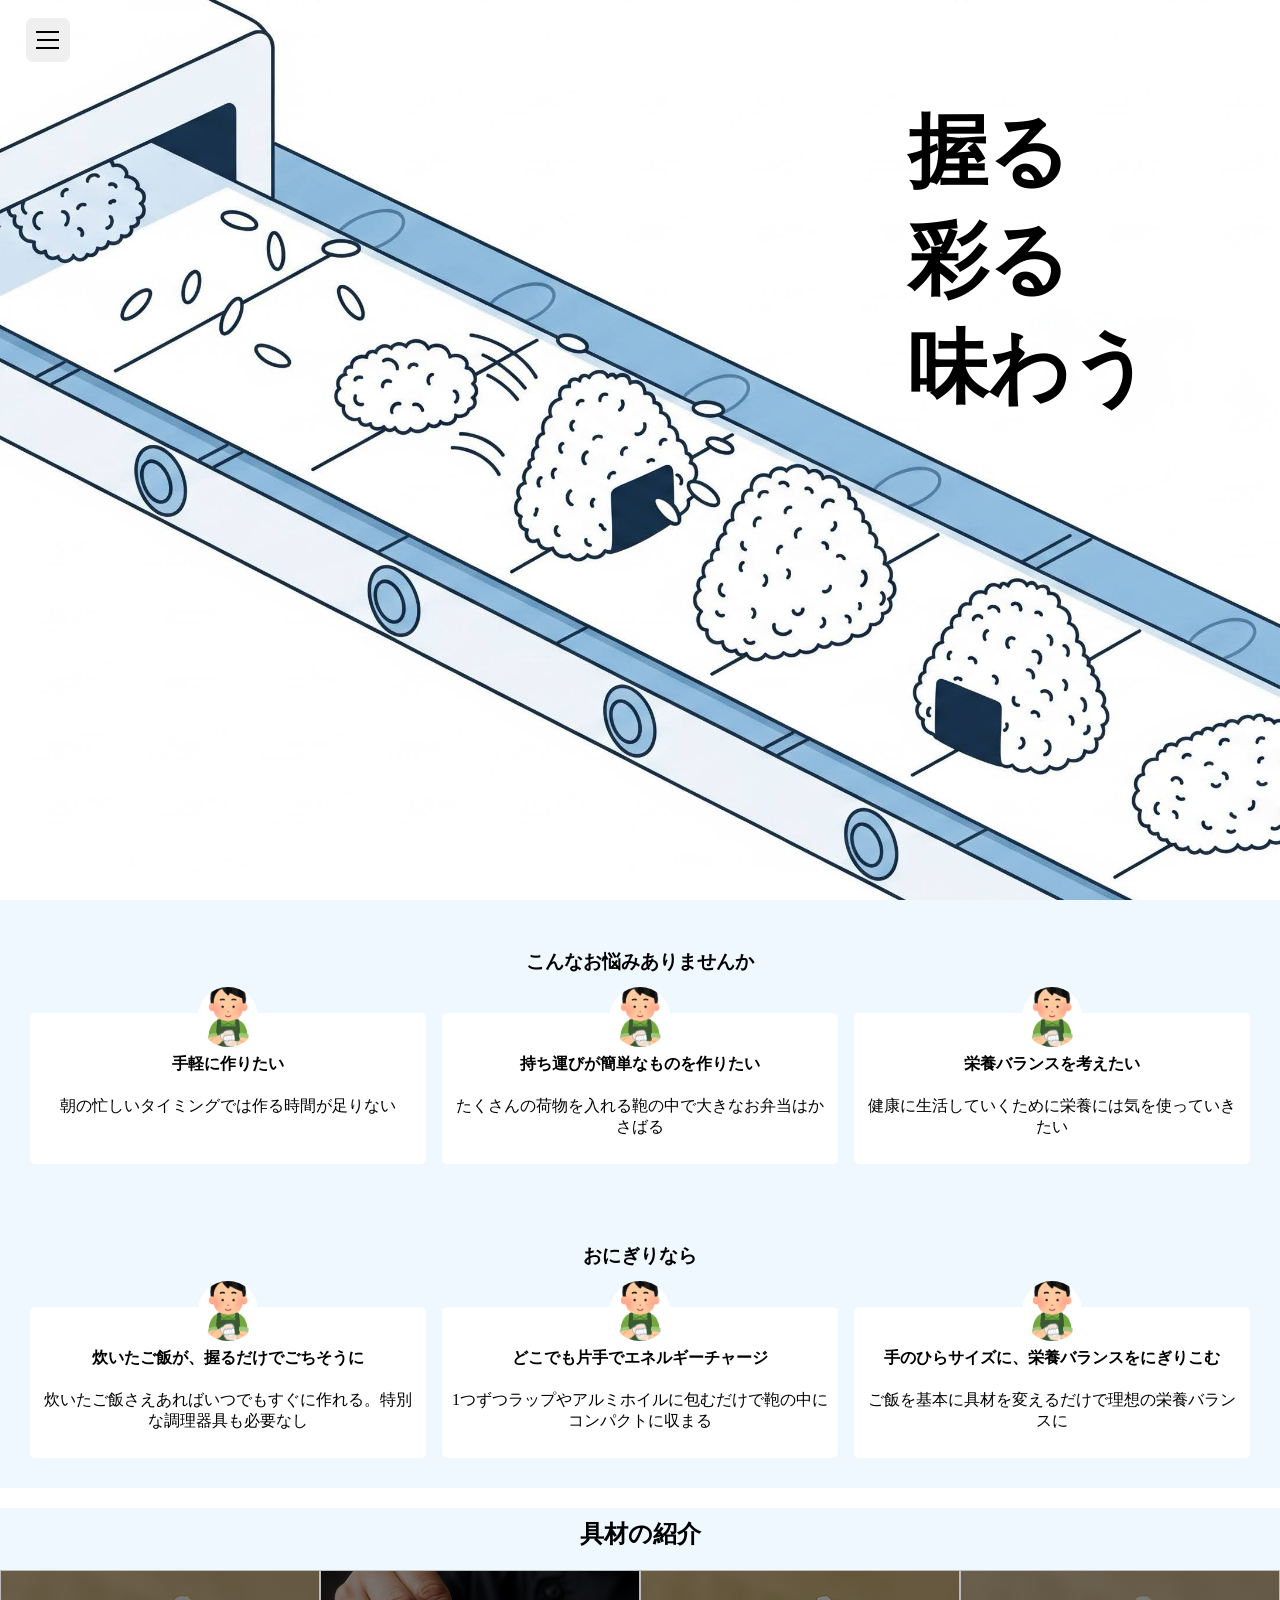
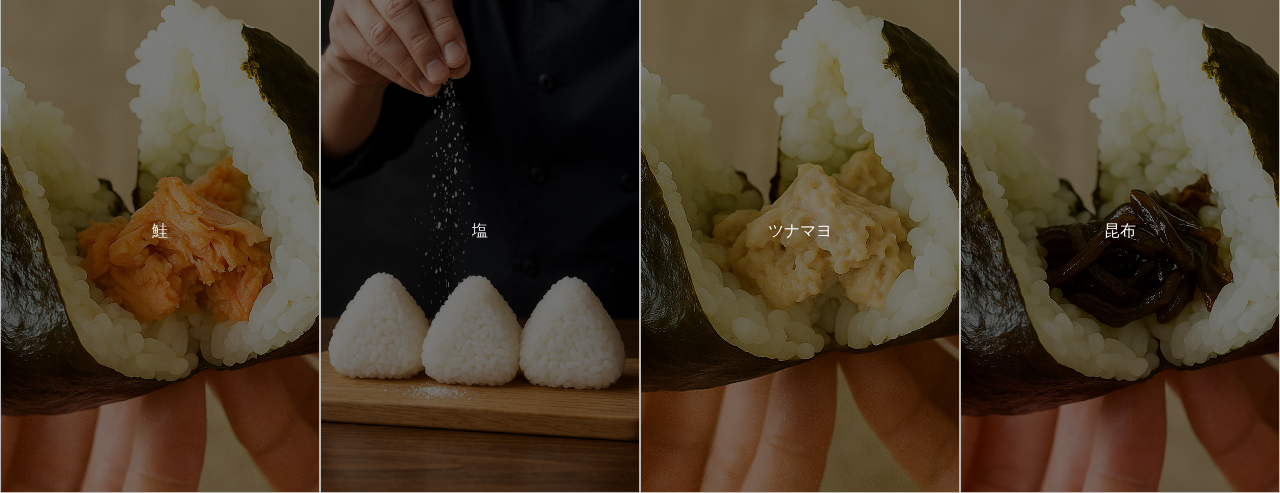
<file: index.html>
<!DOCTYPE html>
<html lang="ja">
    <head>
        <meta charset="UTF-8" />
        <link rel="stylesheet" href="css/index.css" type="text/css" />
        <title>おにぎり紹介</title>
    </head>
    <body>
        <div class="top">
            <h1>握る<br />彩る<br />味わう</h1>
            <img
                src="img/onigiri_create.png"
                alt="おにぎりがベルトコンベアーに流れながら作られる画像"
            />
        </div>
        <div class="container">
            <h3>こんなお悩みありませんか</h3>
            <div class="block">
                <div class="card">
                    <img src="img/cooking_onigiri_man_tebukuro.png" alt="" />
                    <h4>手軽に作りたい</h4>
                    <p>朝の忙しいタイミングでは作る時間が足りない</p>
                </div>
                <div class="card">
                    <img src="img/cooking_onigiri_man_tebukuro.png" alt="" />
                    <h4>持ち運びが簡単なものを作りたい</h4>
                    <p>たくさんの荷物を入れる鞄の中で大きなお弁当はかさばる</p>
                </div>
                <div class="card">
                    <img src="img/cooking_onigiri_man_tebukuro.png" alt="" />
                    <h4>栄養バランスを考えたい</h4>
                    <p>健康に生活していくために栄養には気を使っていきたい</p>
                </div>
            </div>
        </div>
        <div class="container">
            <h3>おにぎりなら</h3>
            <div class="block">
                <div class="card">
                    <img src="img/cooking_onigiri_man_tebukuro.png" alt="" />
                    <h4>炊いたご飯が、握るだけでごちそうに</h4>
                    <p>
                        炊いたご飯さえあればいつでもすぐに作れる。特別な調理器具も必要なし
                    </p>
                </div>
                <div class="card">
                    <img src="img/cooking_onigiri_man_tebukuro.png" alt="" />
                    <h4>どこでも片手でエネルギーチャージ</h4>
                    <p>
                        1つずつラップやアルミホイルに包むだけで鞄の中にコンパクトに収まる
                    </p>
                </div>
                <div class="card">
                    <img src="img/cooking_onigiri_man_tebukuro.png" alt="" />
                    <h4>手のひらサイズに、栄養バランスをにぎりこむ</h4>
                    <p>ご飯を基本に具材を変えるだけで理想の栄養バランスに</p>
                </div>
            </div>
        </div>

        <div class="link_block">
            <h2>具材の紹介</h2>
            <div class="link_card">
                <a id="salmon" href="salmon.html">鮭</a>
                <a id="salt" href="salt.html">塩</a>
                <a id="tunamayo" href="tunamayo.html">ツナマヨ</a>
                <a id="kelp" href="kelp.html">昆布</a>
            </div>
        </div>
        <!-- メニュー -->
        <button id="burger">
            <span></span>
            <span></span>
            <span></span>
        </button>
        <nav id="menu">
            <ul>
                <li><a href="index.html">ホーム</a></li>
                <li><a href="salmon.html">鮭</a></li>
                <li><a href="salt.html">塩</a></li>
                <li><a href="tunamayo.html">ツナマヨ</a></li>
                <li><a href="kelp.html">昆布</a></li>
            </ul>
        </nav>

        <script src="app.js"></script>
    </body>
</html>
</file>
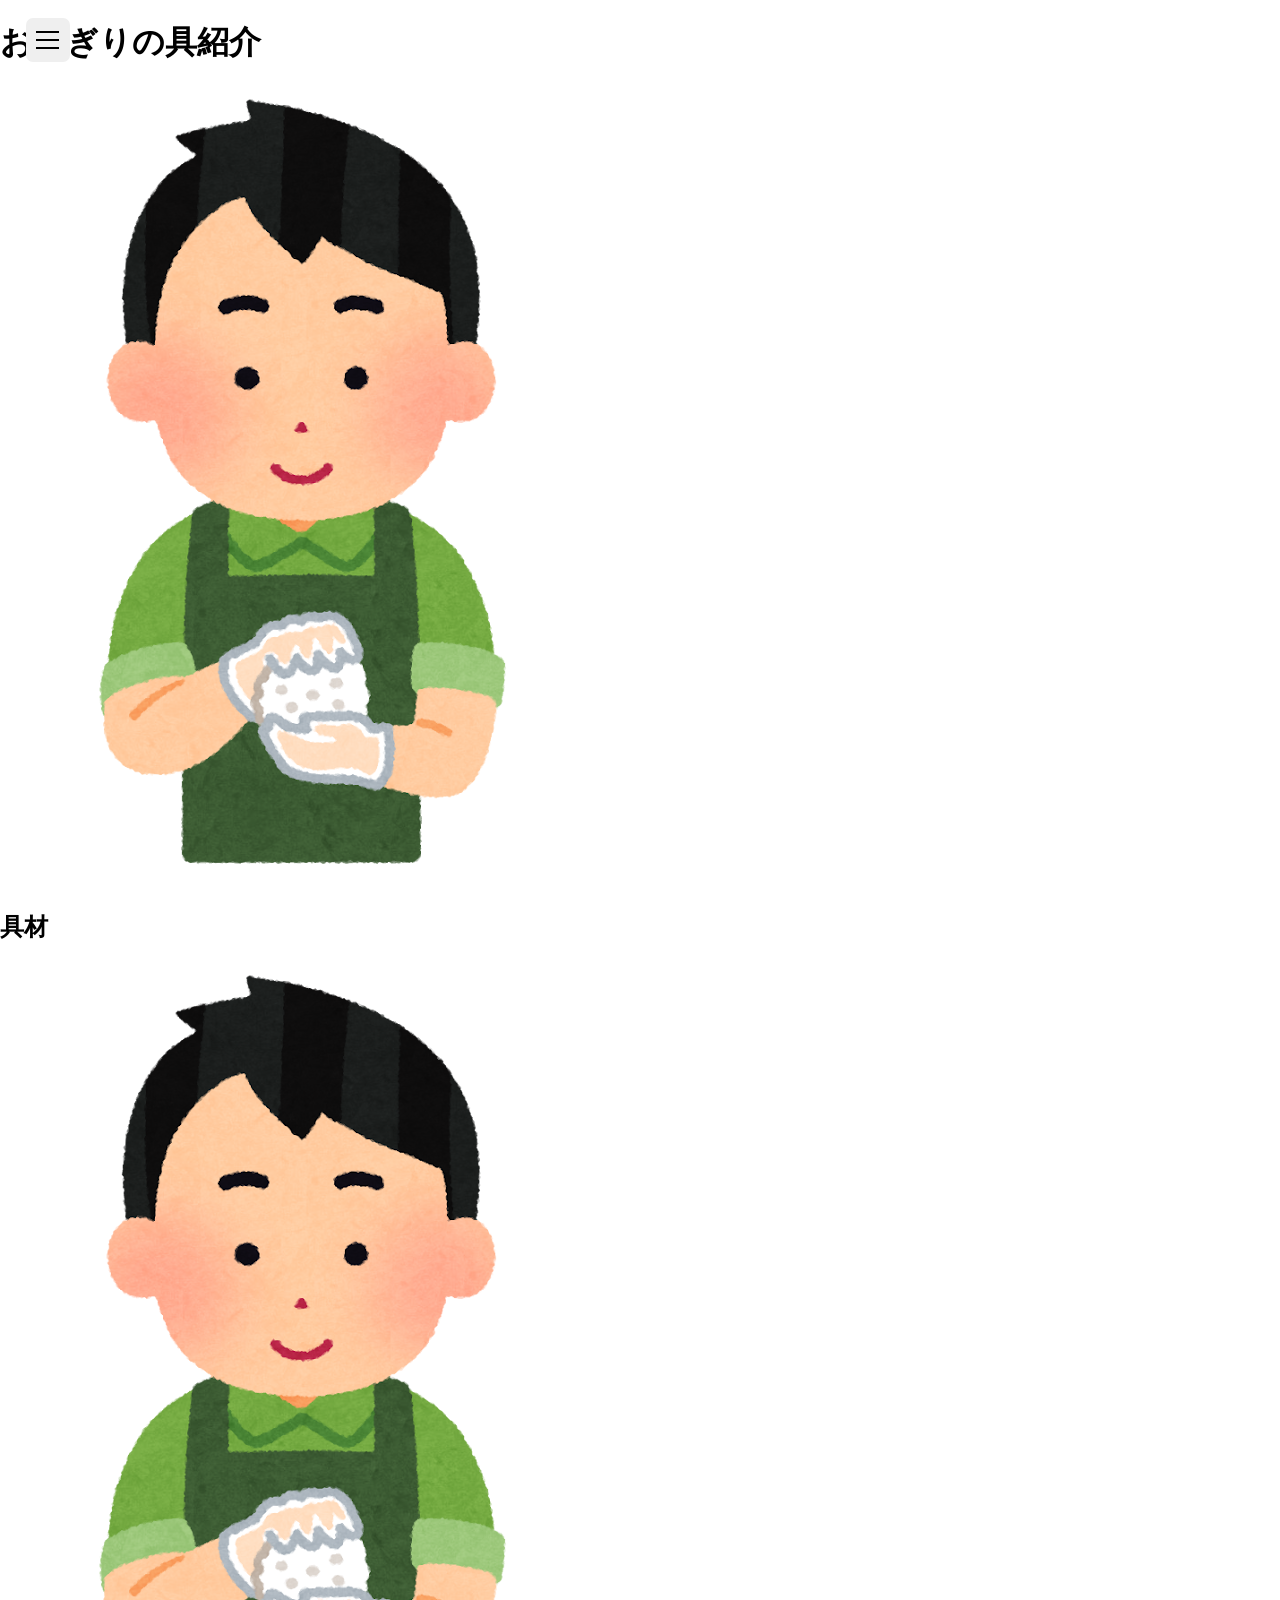
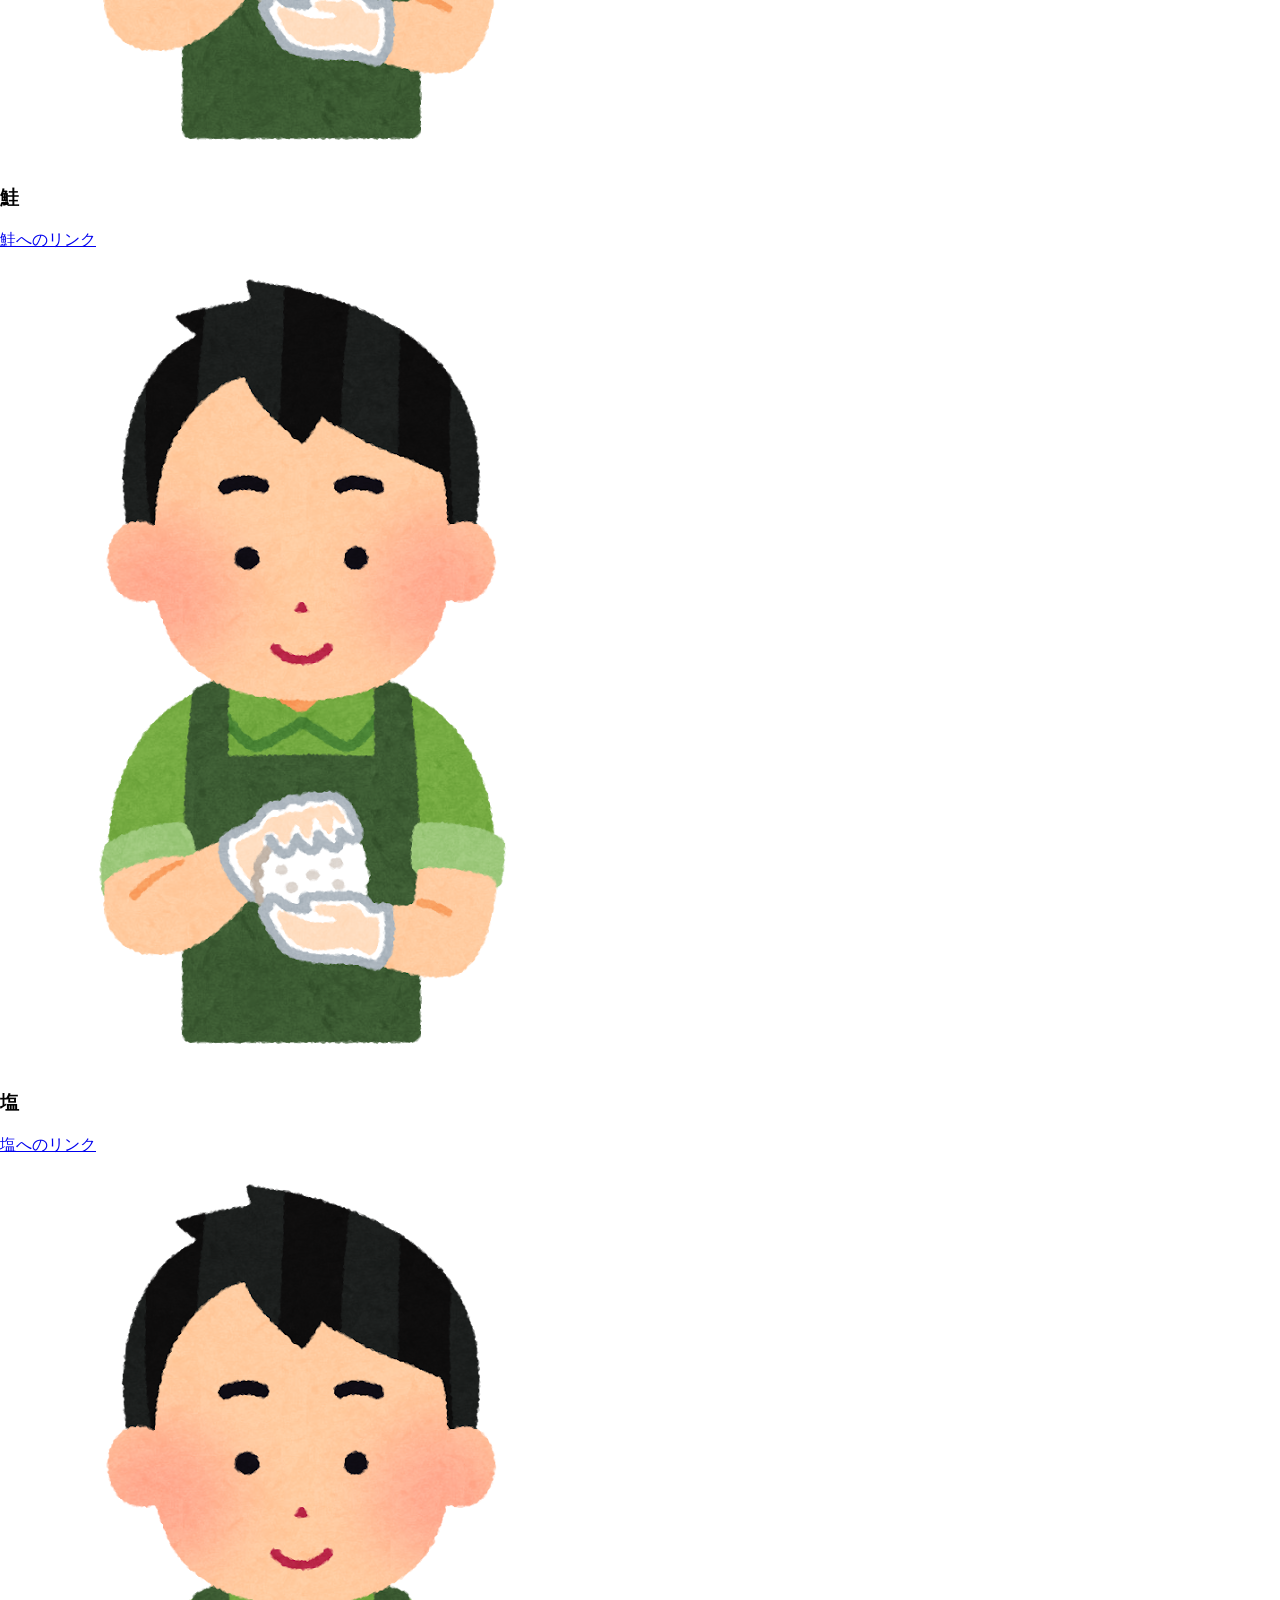
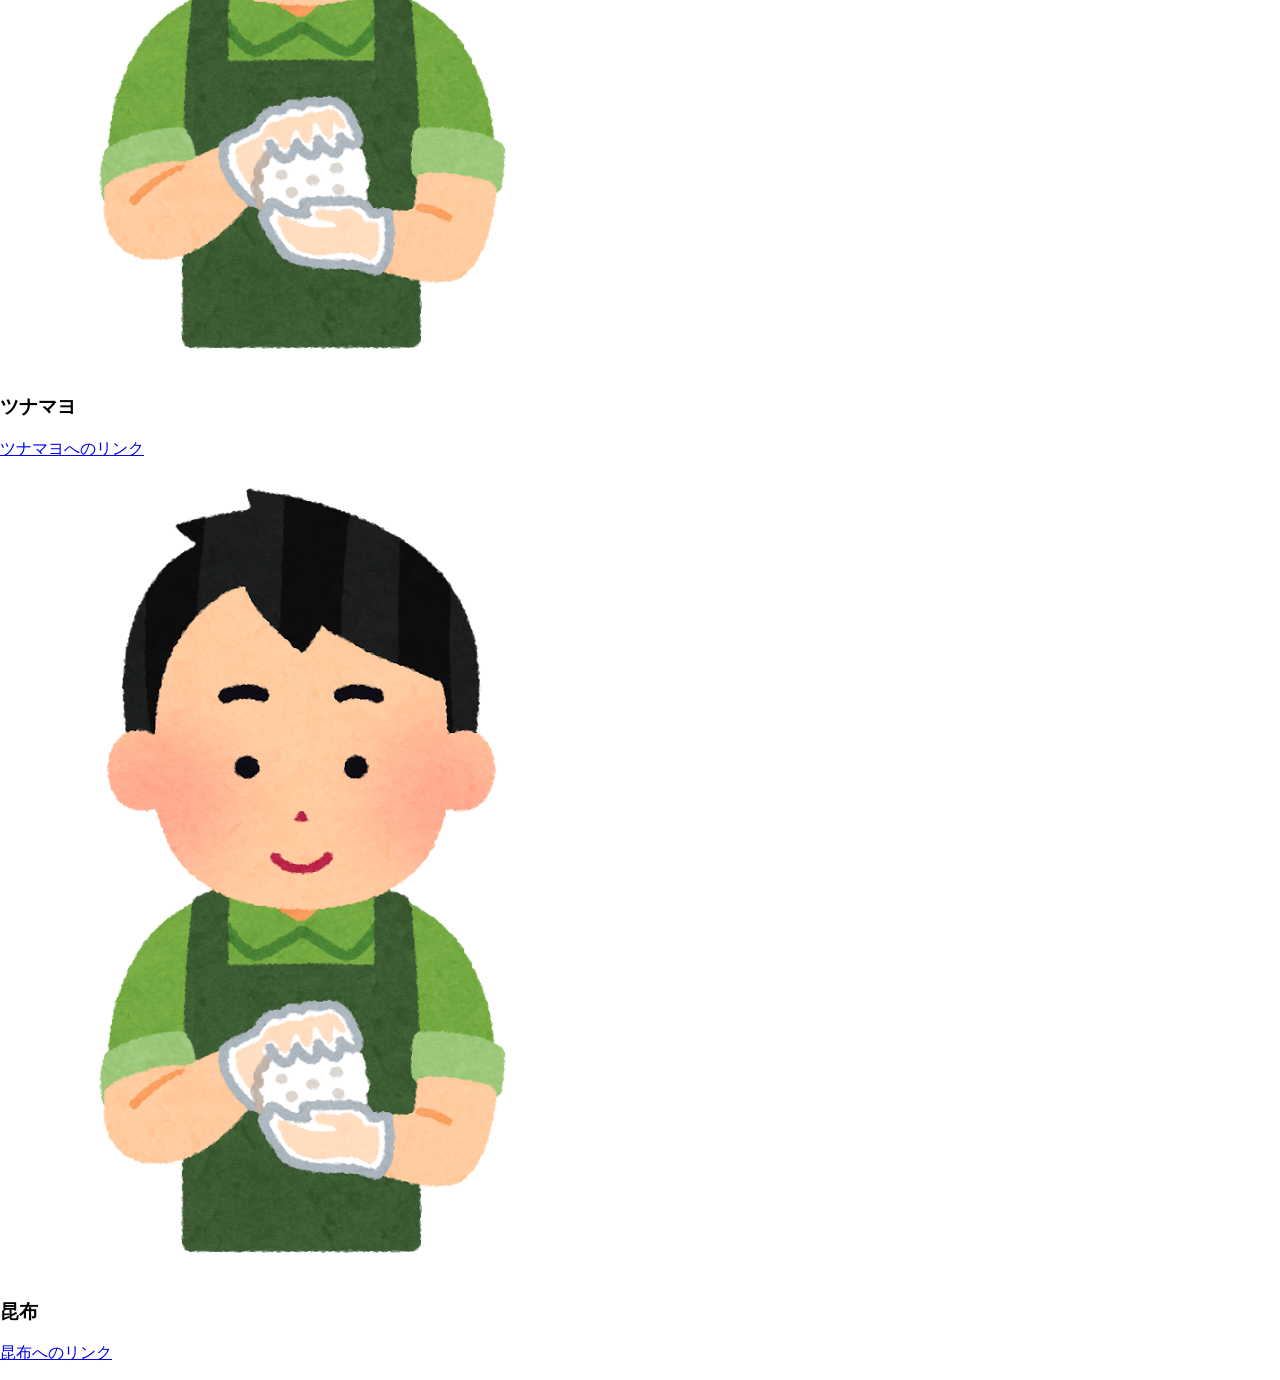
<file: html/index.html>
<!DOCTYPE html>
<html lang="ja">
<head>
    <meta charset="UTF-8">
    <link rel="stylesheet" type="text/css" href="../css/index.css">
    <title>おにぎり紹介</title>
</head>
<body>
    <header>
        <h1>おにぎりの具紹介</h1>
    </header>
    <button id="burger">
        <span></span>
        <span></span>
        <span></span>
    </button>
    <nav id="menu">
        <ul>
            <li><a href="index.html">ホーム</a></li>
            <li><a href="salmon.html">鮭</a></li>
            <li><a href="salt.html">塩</a></li>
            <li><a href="tunamayo.html">ツナマヨ</a></li>
            <li><a href="kelp.html">昆布</a></li>
        </ul>
    </nav>

    <main>
    <div class="slideshow">
        <!-- この中に画像を複数並べてスライドショーみたいに表示したい -->
        <img src="../img/cooking_onigiri_man_tebukuro.png" alt="写真">
    </div>
    <h2>具材</h2>
    <div class="guide">
        <div class="guzai">
            <img src="../img/cooking_onigiri_man_tebukuro.png" alt="写真">
            <h3>鮭</h3>
            <p><a href="salmon.html">鮭へのリンク</a></p>
        </div>
        <div class="guzai">
            <img src="../img/cooking_onigiri_man_tebukuro.png" alt="写真">
            <h3>塩</h3>
            <p><a href="salt.html">塩へのリンク</a></p>
        </div>
        <div class="guzai">
            <img src="../img/cooking_onigiri_man_tebukuro.png" alt="写真">
            <h3>ツナマヨ</h3>
            <p><a href="tunamayo.html">ツナマヨへのリンク</a></p>
        </div>
        <div class="guzai">
            <img src="../img/cooking_onigiri_man_tebukuro.png" alt="写真">
            <h3>昆布</h3>
            <p><a href="kelp.html">昆布へのリンク</a></p>
        </div>
    </div>
    </main>
    <script src="../app.js"></script>
</body>
</html>
</file>
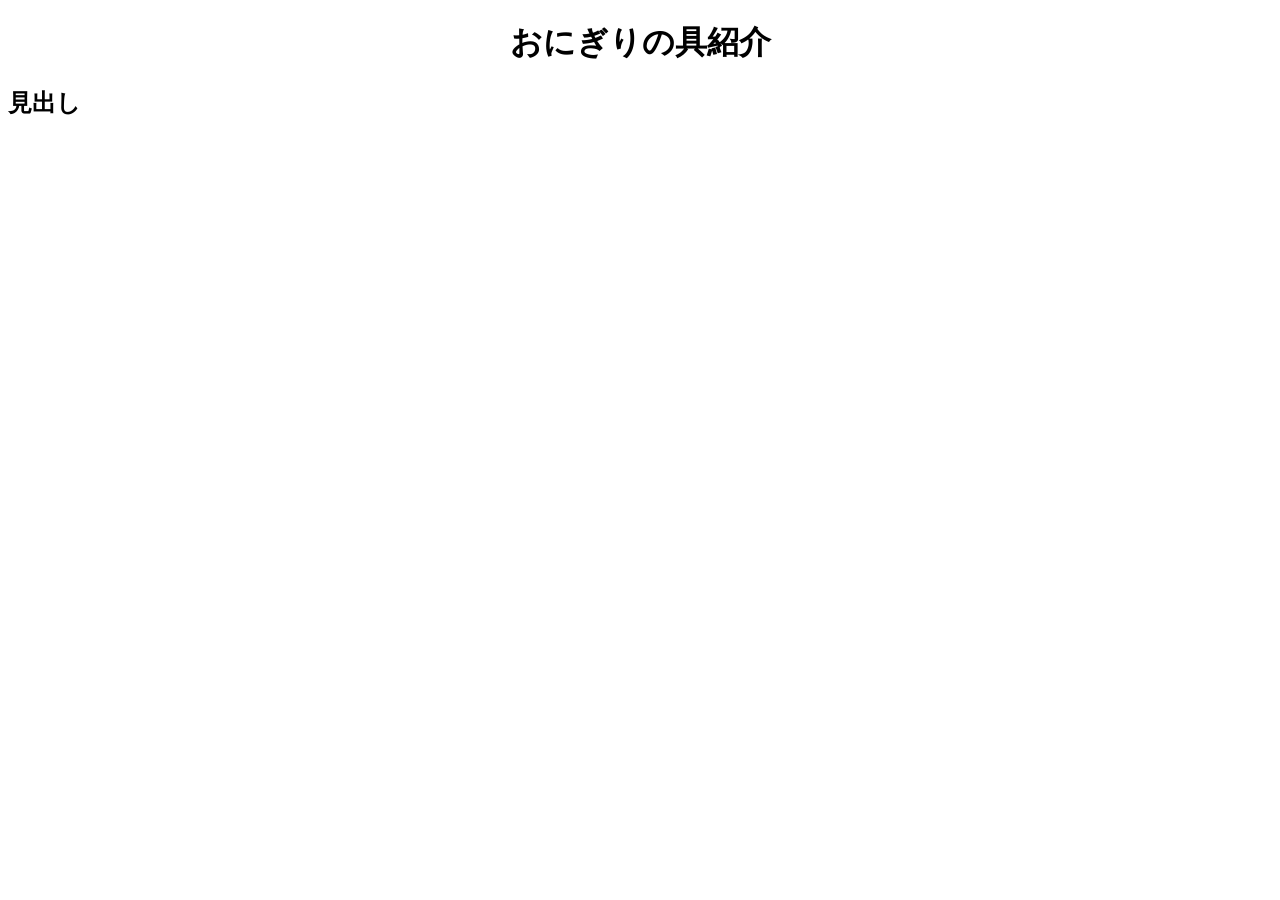
<file: home.html>
<!DOCTYPE html>
<html lang="ja">
<head>
    <meta charset="UTF-8">
    <link rel="stylesheet" type="text/css" href="css/home.css">
    <title>おにぎり紹介</title>
</head>
<body>
    <h1>おにぎりの具紹介</h1>
    <!--画像をつける-->
    <h2>見出し</h2>
    <!--それぞれの具の写真とサイトへのリンクを貼る-->
</body>
</html>
</file>
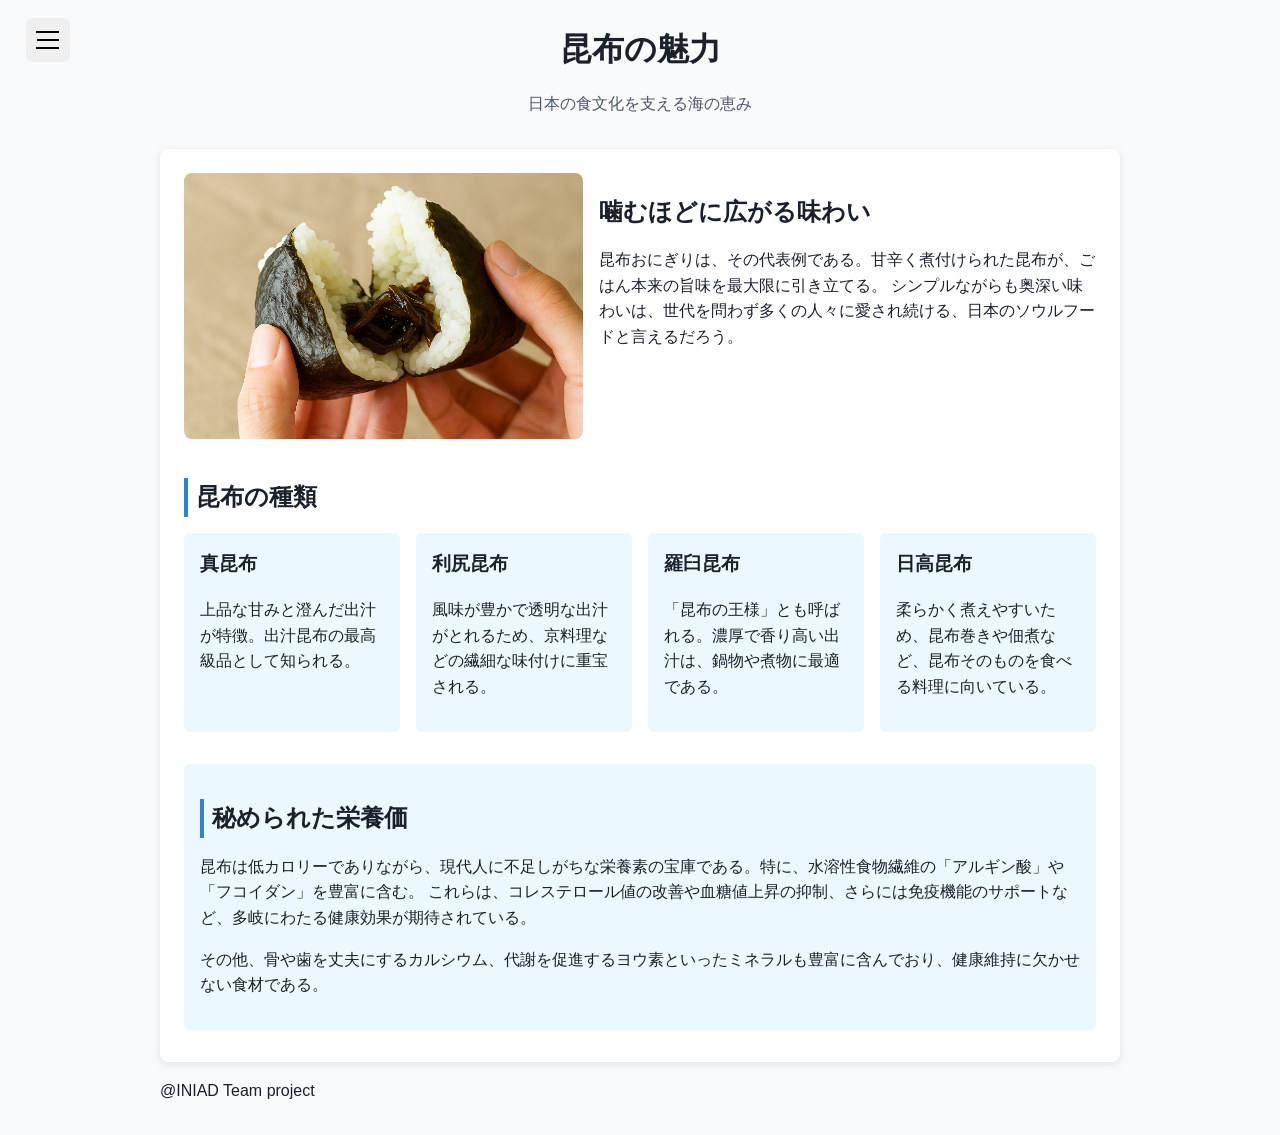
<file: kelp.html>
<!DOCTYPE html>
<html lang="ja">
    <head id="kelp">
        <meta charset="UTF-8" />
        <meta name="viewport" content="width=device-width, initial-scale=1.0" />
        <title>昆布の魅力</title>
        <link rel="stylesheet" type="text/css" href="style.css" />
    </head>

    <body id="kelp">
        <div class="container">
            <header class="site-header">
                <h1>昆布の魅力</h1>
                <p>日本の食文化を支える海の恵み</p>
            </header>

            <main class="content-card">
                <div class="card-flex-container">
                    <div class="card-image-wrapper">
                        <img src="img/kelp_onigiri.png" alt="昆布のおにぎり" />
                    </div>

                    <div class="card-text-content">
                        <h2>噛むほどに広がる味わい</h2>
                        <p>
                            昆布おにぎりは、その代表例である。甘辛く煮付けられた昆布が、ごはん本来の旨味を最大限に引き立てる。
                            シンプルながらも奥深い味わいは、世代を問わず多くの人々に愛され続ける、日本のソウルフードと言えるだろう。
                        </p>
                    </div>
                </div>
                <section class="card-section">
                    <h2 class="section-title">昆布の種類</h2>
                    <div class="type-grid">
                        <div class="type-item">
                            <h3>真昆布</h3>
                            <p>
                                上品な甘みと澄んだ出汁が特徴。出汁昆布の最高級品として知られる。
                            </p>
                        </div>
                        <div class="type-item">
                            <h3>利尻昆布</h3>
                            <p>
                                風味が豊かで透明な出汁がとれるため、京料理などの繊細な味付けに重宝される。
                            </p>
                        </div>
                        <div class="type-item">
                            <h3>羅臼昆布</h3>
                            <p>
                                「昆布の王様」とも呼ばれる。濃厚で香り高い出汁は、鍋物や煮物に最適である。
                            </p>
                        </div>
                        <div class="type-item">
                            <h3>日高昆布</h3>
                            <p>
                                柔らかく煮えやすいため、昆布巻きや佃煮など、昆布そのものを食べる料理に向いている。
                            </p>
                        </div>
                    </div>
                </section>
                <section class="card-section-highlight type-item">
                    <h2 class="section-title">秘められた栄養価</h2>
                    <div class="section-text">
                        <p>
                            昆布は低カロリーでありながら、現代人に不足しがちな栄養素の宝庫である。特に、水溶性食物繊維の「アルギン酸」や「フコイダン」を豊富に含む。
                            これらは、コレステロール値の改善や血糖値上昇の抑制、さらには免疫機能のサポートなど、多岐にわたる健康効果が期待されている。
                        </p>
                        <p>
                            その他、骨や歯を丈夫にするカルシウム、代謝を促進するヨウ素といったミネラルも豊富に含んでおり、健康維持に欠かせない食材である。
                        </p>
                    </div>
                </section>
            </main>

            <footer class="site-footer">
                <p>@INIAD Team project</p>
            </footer>
        </div>

        <!-- モーダル -->
        <div id="modal-overlay" class="hidden"></div>
        <div id="modal-window" class="hidden">
            <button id="modal-close-btn">&times;</button>
            <div id="modal-content"></div>
        </div>

        <!-- メニュー -->
        <button id="burger">
            <span></span>
            <span></span>
            <span></span>
        </button>
        <nav id="menu">
            <ul>
                <li><a href="index.html">ホーム</a></li>
                <li><a href="salmon.html">鮭</a></li>
                <li><a href="salt.html">塩</a></li>
                <li><a href="tunamayo.html">ツナマヨ</a></li>
                <li><a href="kelp.html">昆布</a></li>
            </ul>
        </nav>

        <script src="app.js"></script>

        <!-- ハンバーガーの動作スクリプト -->
        <!-- <script>
        const burger = document.getElementById('burger');
        const menu = document.getElementById('menu');
        burger.addEventListener('click', () => {
            burger.classList.toggle('is-active');
            menu.classList.toggle('is-active');
        });
        document.addEventListener("DOMContentLoaded", () => {
            const images = document.querySelectorAll('.card-image-wrapper img');

            const observer = new IntersectionObserver((entries) => {
                entries.forEach(entry => {
                    if (entry.isIntersecting) {
                        entry.target.classList.add('fade-in');
                        observer.unobserve(entry.target);
                    }
                });
            }, {
                threshold: 0.1
            });

            images.forEach(img => observer.observe(img));
        });
    </script>
    <script>
        document.addEventListener("DOMContentLoaded", () => {
            const items = document.querySelectorAll('.type-item');

            // モーダル用要素作成
            const modal = document.createElement('div');
            modal.id = 'type-modal';
            modal.style.cssText = `
        position: fixed;
        top:0; left:0; width:100%; height:100%;
        background: rgba(0,0,0,0.6);
        display: flex;
        align-items: center;
        justify-content: center;
        z-index: 999;
        display: none;
    `;
            document.body.appendChild(modal);

            const modalContent = document.createElement('div');
            modalContent.id = 'type-modal-content';
            modalContent.style.cssText = `
        background: white;
        padding: 1rem;
        border-radius: 8px;
        max-width: 90%;
        max-height: 90%;
        overflow: auto;
        box-shadow: 0 8px 30px rgba(0,0,0,0.3);
        transform: scale(0.8);
        transition: transform 0.3s ease;
    `;
            modal.appendChild(modalContent);

            // 閉じるボタン
            const closeBtn = document.createElement('button');
            closeBtn.innerText = '×';
            closeBtn.style.cssText = `
        position: absolute;
        top: 1rem;
        right: 1rem;
        font-size: 1.5rem;
        background: none;
        border: none;
        color: white;
        cursor: pointer;
    `;
            modal.appendChild(closeBtn);

            items.forEach(item => {
                item.style.cursor = 'zoom-in';
                item.addEventListener('click', () => {
                    modalContent.innerHTML = item.outerHTML;
                    modal.style.display = 'flex';
                    setTimeout(() => {
                        modalContent.style.transform = 'scale(1)';
                    }, 10);
                });
            });

            // 閉じる処理
            modal.addEventListener('click', (e) => {
                if (e.target === modal) {
                    closeModal();
                }
            });
            closeBtn.addEventListener('click', closeModal);

            function closeModal() {
                modalContent.style.transform = 'scale(0.8)';
                setTimeout(() => {
                    modal.style.display = 'none';
                }, 300);
            }
        });
    </script> -->
    </body>
</html>
</file>
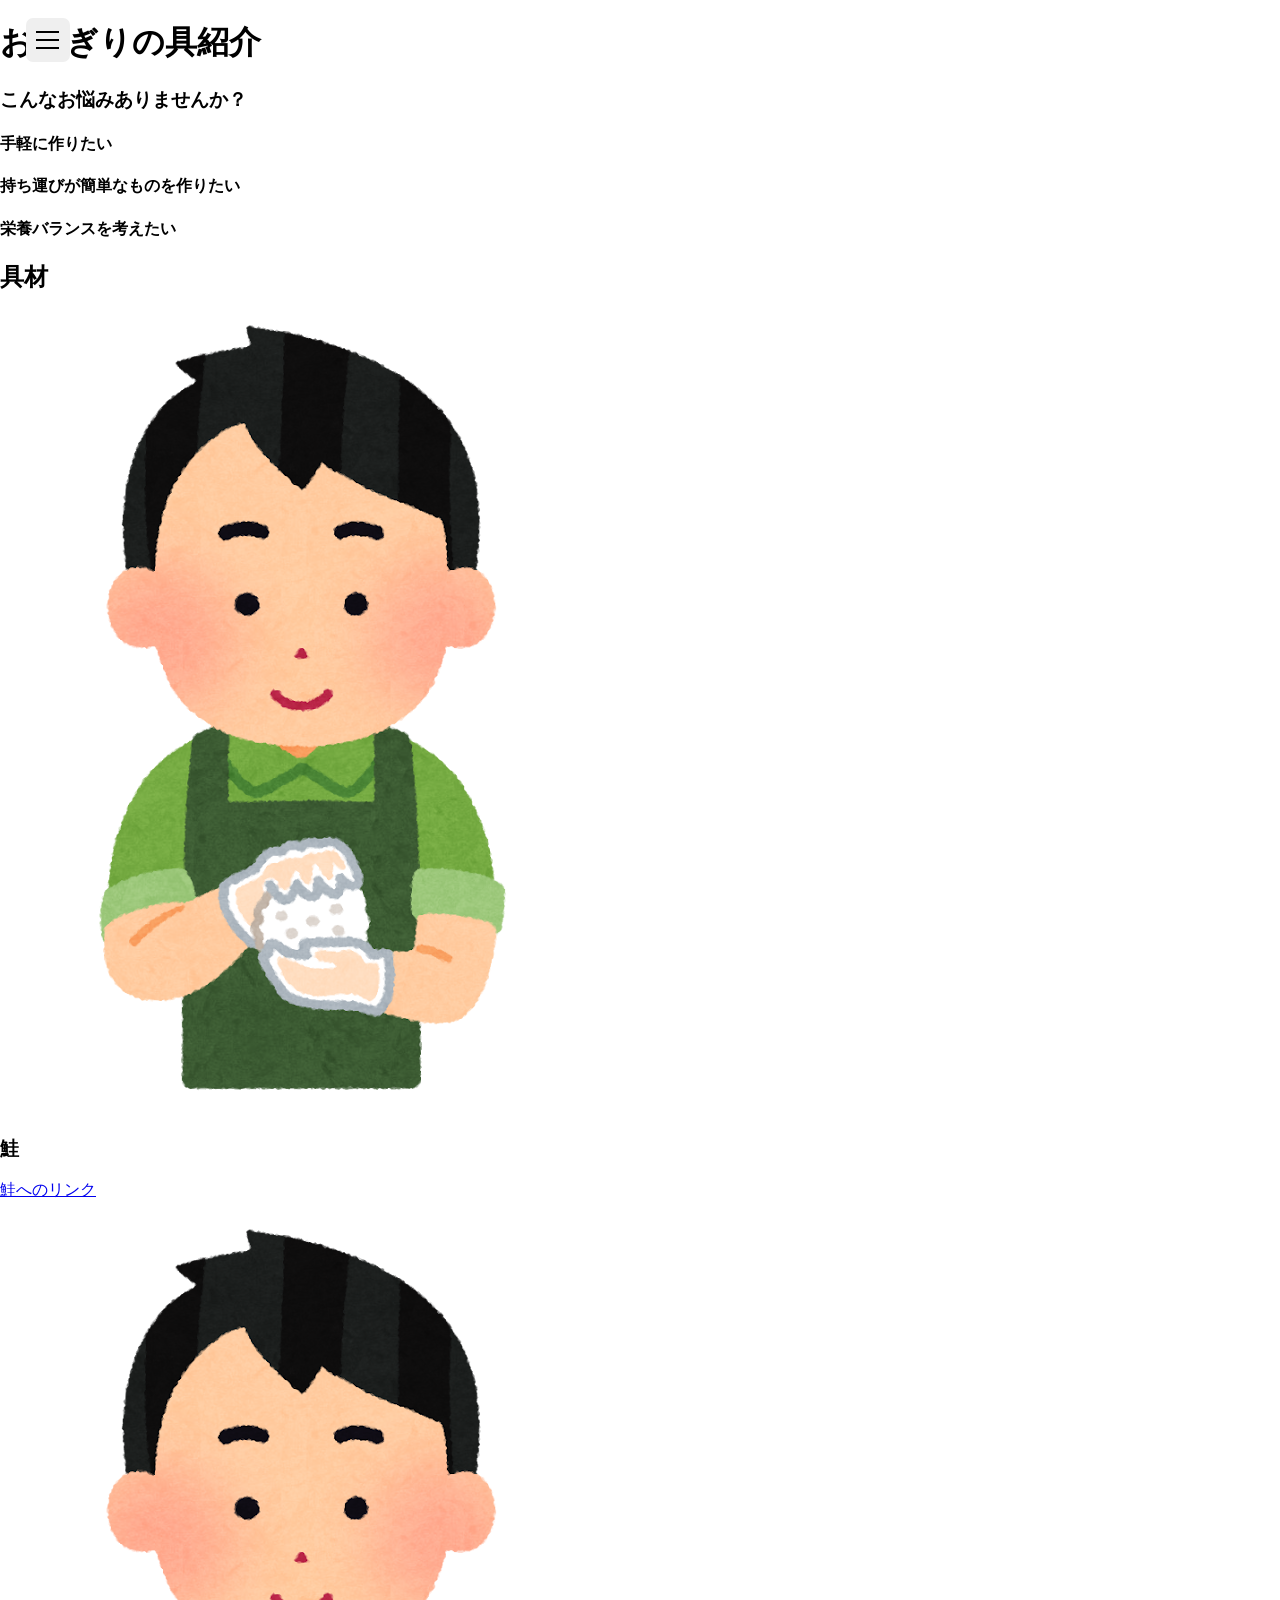
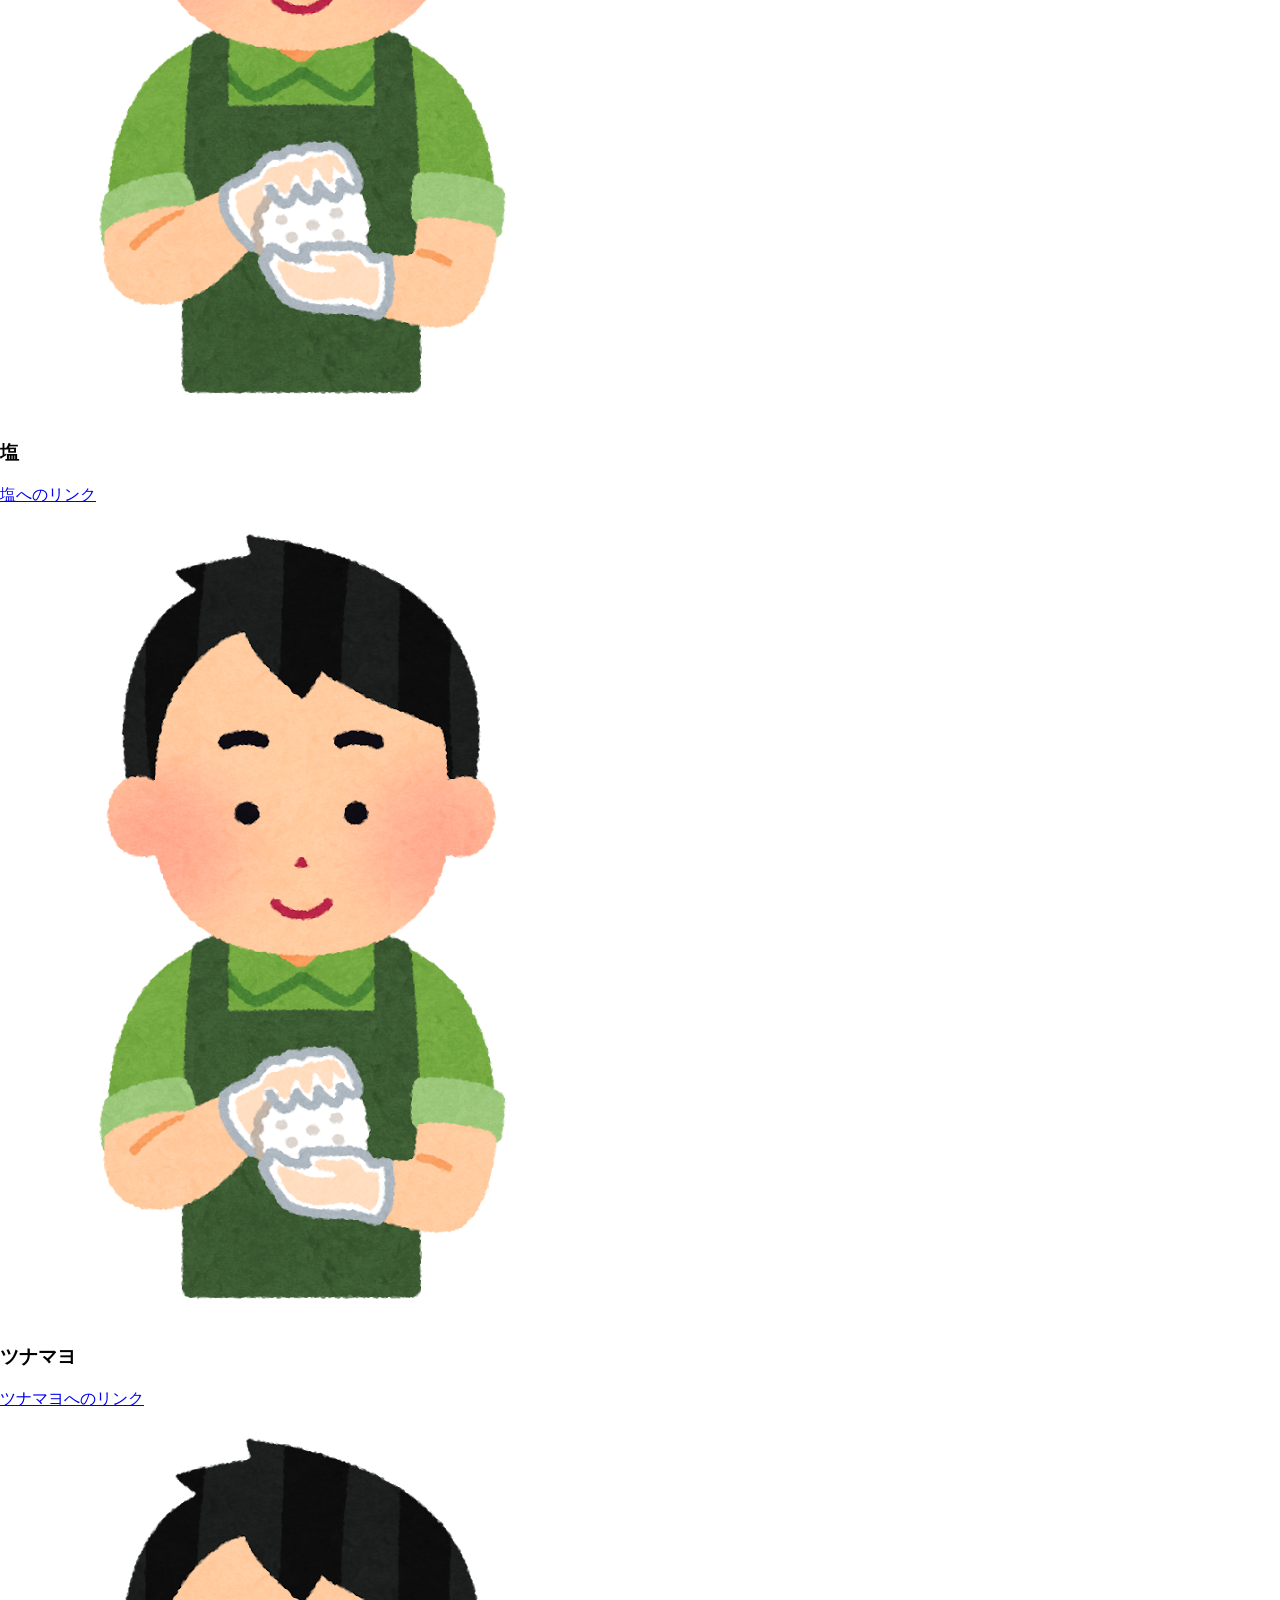
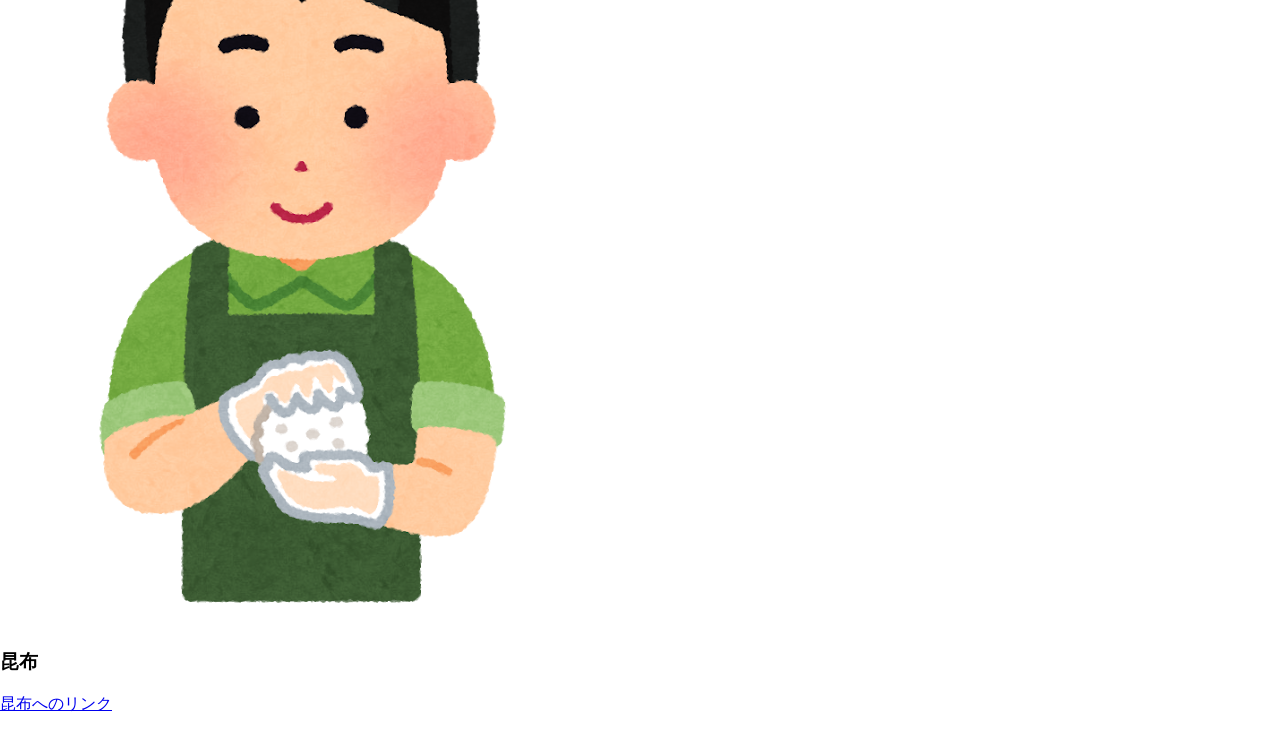
<file: old.html>
<!DOCTYPE html>
<html lang="ja">
<head>
    <meta charset="UTF-8">
    <link rel="stylesheet" type="text/css" href="css/index.css">
    <title>おにぎり紹介</title>
</head>
<body>
    <header>
        <h1>おにぎりの具紹介</h1>
    </header>
    <button id="burger">
        <span></span>
        <span></span>
        <span></span>
    </button>
    <nav id="menu">
        <ul>
            <li><a href="index.html">ホーム</a></li>
            <li><a href="salmon.html">鮭</a></li>
            <li><a href="salt.html">塩</a></li>
            <li><a href="tunamayo.html">ツナマヨ</a></li>
            <li><a href="kelp.html">昆布</a></li>
        </ul>
    </nav>

    <main>
        <!-- <div class="top-block">
            <img src="img/32768537_s.jpg" alt="おにぎりの画像">
        </div> -->
        <div class="slideshow">
            <!-- この中に画像を複数並べてスライドショーみたいに表示したい -->
        </div>
        <div class="intro">
            <div class="content-bad">
                <h3>こんなお悩みありませんか？</h3>
                <div class="content-block">
                    <h4>手軽に作りたい</h4>
                </div>
                <div class="content-block">
                    <h4>持ち運びが簡単なものを作りたい</h4>
                </div>
                <div class="content-block">
                    <h4>栄養バランスを考えたい</h4>
                </div>
            </div>
        <h2>具材</h2>
        <div class="guide">
            <div class="guzai">
                <img src="img/cooking_onigiri_man_tebukuro.png" alt="写真">
                <h3>鮭</h3>
                <p><a href="salmon.html">鮭へのリンク</a></p>
            </div>
            <div class="guzai">
                <img src="img/cooking_onigiri_man_tebukuro.png" alt="写真">
                <h3>塩</h3>
                <p><a href="salt.html">塩へのリンク</a></p>
            </div>
            <div class="guzai">
                <img src="img/cooking_onigiri_man_tebukuro.png" alt="写真">
                <h3>ツナマヨ</h3>
                <p><a href="tunamayo.html">ツナマヨへのリンク</a></p>
            </div>
            <div class="guzai">
                <img src="img/cooking_onigiri_man_tebukuro.png" alt="写真">
                <h3>昆布</h3>
                <p><a href="kelp.html">昆布へのリンク</a></p>
            </div>
        </div>
    </main>
    <script src="app.js"></script>
</body>
</html>
</file>
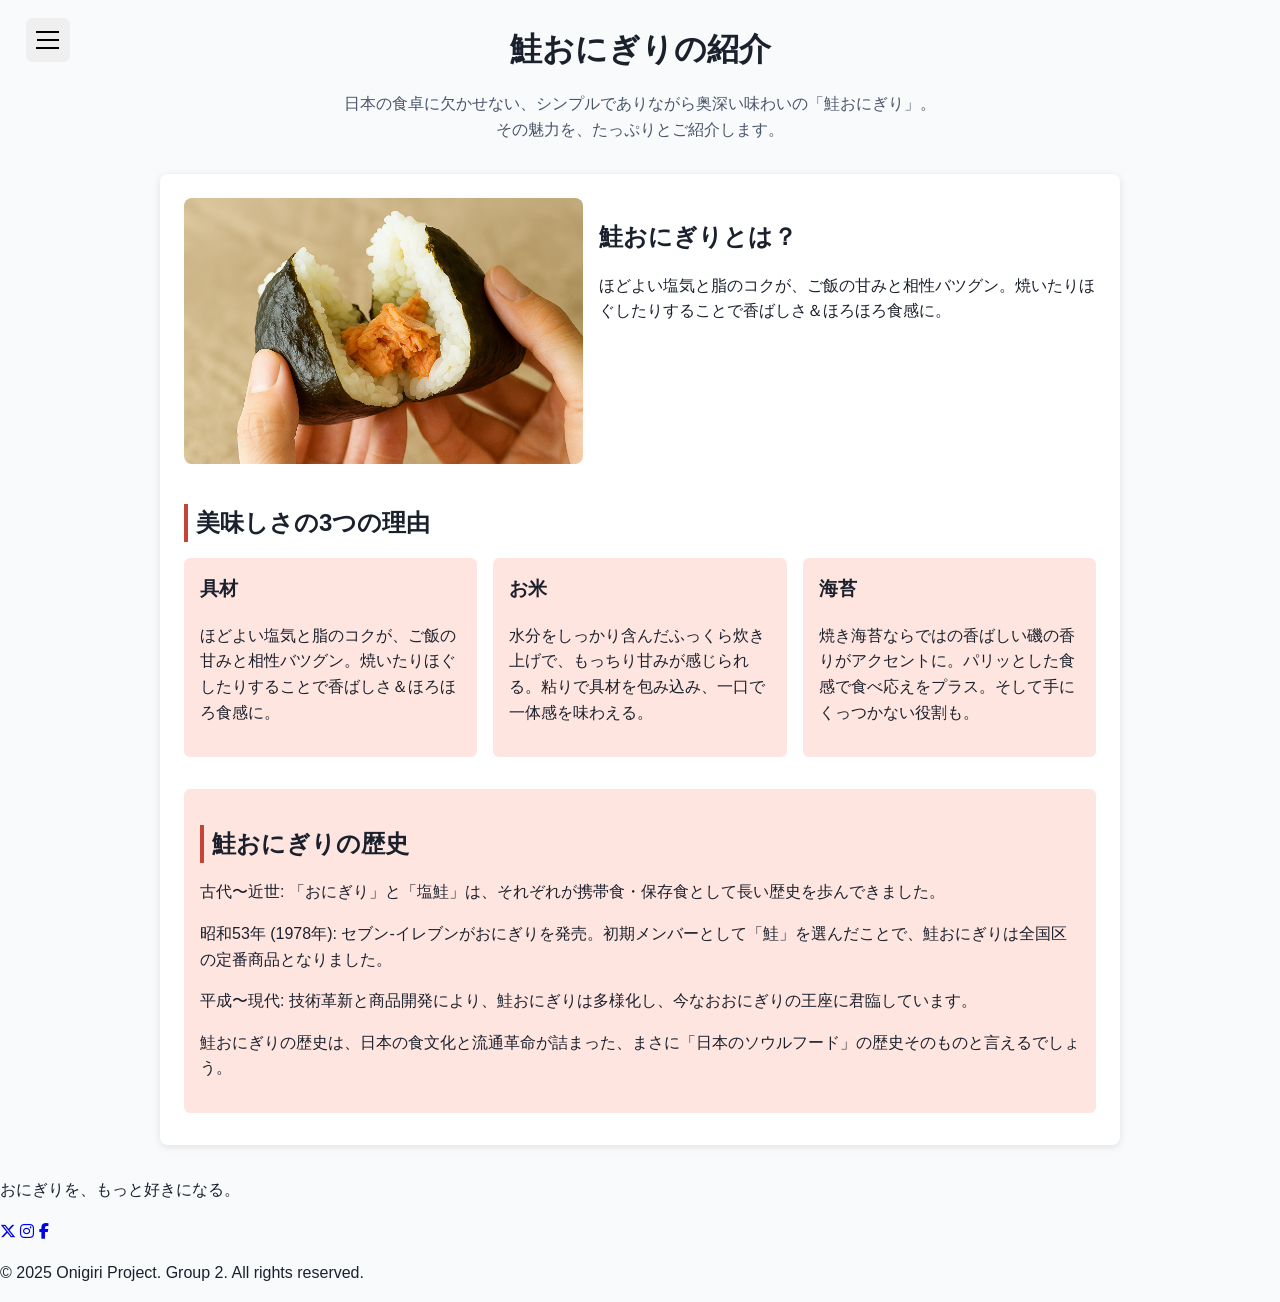
<file: salmon.html>
<!DOCTYPE html>
<html lang="ja">
    <head id="salmon">
        <meta charset="UTF-8" />
        <meta name="viewport" content="width=device-width, initial-scale=1.0" />
        <title>鮭おにぎりの紹介</title>
        <link rel="stylesheet" href="style.css" />
        <link
            rel="stylesheet"
            href="https://cdnjs.cloudflare.com/ajax/libs/font-awesome/6.5.2/css/all.min.css"
        />
    </head>
    <body id="salmon">
        <div class="container">
            <header class="site-header">
                <h1>鮭おにぎりの紹介</h1>
                <p>
                    日本の食卓に欠かせない、シンプルでありながら奥深い味わいの「鮭おにぎり」。<br />
                    その魅力を、たっぷりとご紹介します。
                </p>
            </header>

            <main class="content-card">
                <div class="card-flex-container">
                    <div class="card-image-wrapper">
                        <img
                            src="img/salmon_image.png"
                            alt="鮭おにぎりの写真"
                            class="main-image"
                        />
                    </div>
                    <div class="card-text-content">
                        <h2>鮭おにぎりとは？</h2>
                        <p>
                            ほどよい塩気と脂のコクが、ご飯の甘みと相性バツグン。焼いたりほぐしたりすることで香ばしさ＆ほろほろ食感に。
                        </p>
                    </div>
                </div>

                <section class="card-section">
                    <h2 class="section-title">美味しさの3つの理由</h2>
                    <div class="type-grid">
                        <div class="type-item">
                            <h3>具材</h3>
                            <p>
                                ほどよい塩気と脂のコクが、ご飯の甘みと相性バツグン。焼いたりほぐしたりすることで香ばしさ＆ほろほろ食感に。
                            </p>
                        </div>
                        <div class="type-item">
                            <h3>お米</h3>
                            <p>
                                水分をしっかり含んだふっくら炊き上げで、もっちり甘みが感じられる。粘りで具材を包み込み、一口で一体感を味わえる。
                            </p>
                        </div>
                        <div class="type-item">
                            <h3>海苔</h3>
                            <p>
                                焼き海苔ならではの香ばしい磯の香りがアクセントに。パリッとした食感で食べ応えをプラス。そして手にくっつかない役割も。
                            </p>
                        </div>
                    </div>
                </section>

                <section class="card-section-highlight type-item">
                    <h2 class="section-title">鮭おにぎりの歴史</h2>
                    <div class="section-text">
                        <p>
                            古代〜近世:
                            「おにぎり」と「塩鮭」は、それぞれが携帯食・保存食として長い歴史を歩んできました。
                        </p>
                        <p>
                            昭和53年 (1978年):
                            セブン-イレブンがおにぎりを発売。初期メンバーとして「鮭」を選んだことで、鮭おにぎりは全国区の定番商品となりました。
                        </p>
                        <p>
                            平成〜現代:
                            技術革新と商品開発により、鮭おにぎりは多様化し、今なおおにぎりの王座に君臨しています。
                        </p>
                        <p>
                            鮭おにぎりの歴史は、日本の食文化と流通革命が詰まった、まさに「日本のソウルフード」の歴史そのものと言えるでしょう。
                        </p>
                    </div>
                </section>
            </main>
        </div>

        <!-- モーダル -->
        <div id="modal-overlay" class="hidden"></div>
        <div id="modal-window" class="hidden">
            <button id="modal-close-btn">&times;</button>
            <div id="modal-content"></div>
        </div>

        <footer>
            <div class="footer-content">
                <p>おにぎりを、もっと好きになる。</p>
                <div class="social-links">
                    <a href="#" aria-label="X"
                        ><i class="fab fa-x-twitter"></i
                    ></a>
                    <a href="#" aria-label="Instagram"
                        ><i class="fab fa-instagram"></i
                    ></a>
                    <a href="#" aria-label="Facebook"
                        ><i class="fab fa-facebook-f"></i
                    ></a>
                </div>
            </div>
            <div class="footer-bottom">
                <p>
                    &copy; 2025 Onigiri Project. Group 2. All rights reserved.
                </p>
            </div>
        </footer>

        <!-- メニュー -->
        <button id="burger">
            <span></span>
            <span></span>
            <span></span>
        </button>
        <nav id="menu">
            <ul>
                <li><a href="index.html">ホーム</a></li>
                <li><a href="salmon.html">鮭</a></li>
                <li><a href="salt.html">塩</a></li>
                <li><a href="tunamayo.html">ツナマヨ</a></li>
                <li><a href="kelp.html">昆布</a></li>
            </ul>
        </nav>

        <script src="app.js"></script>
    </body>
</html>
</file>
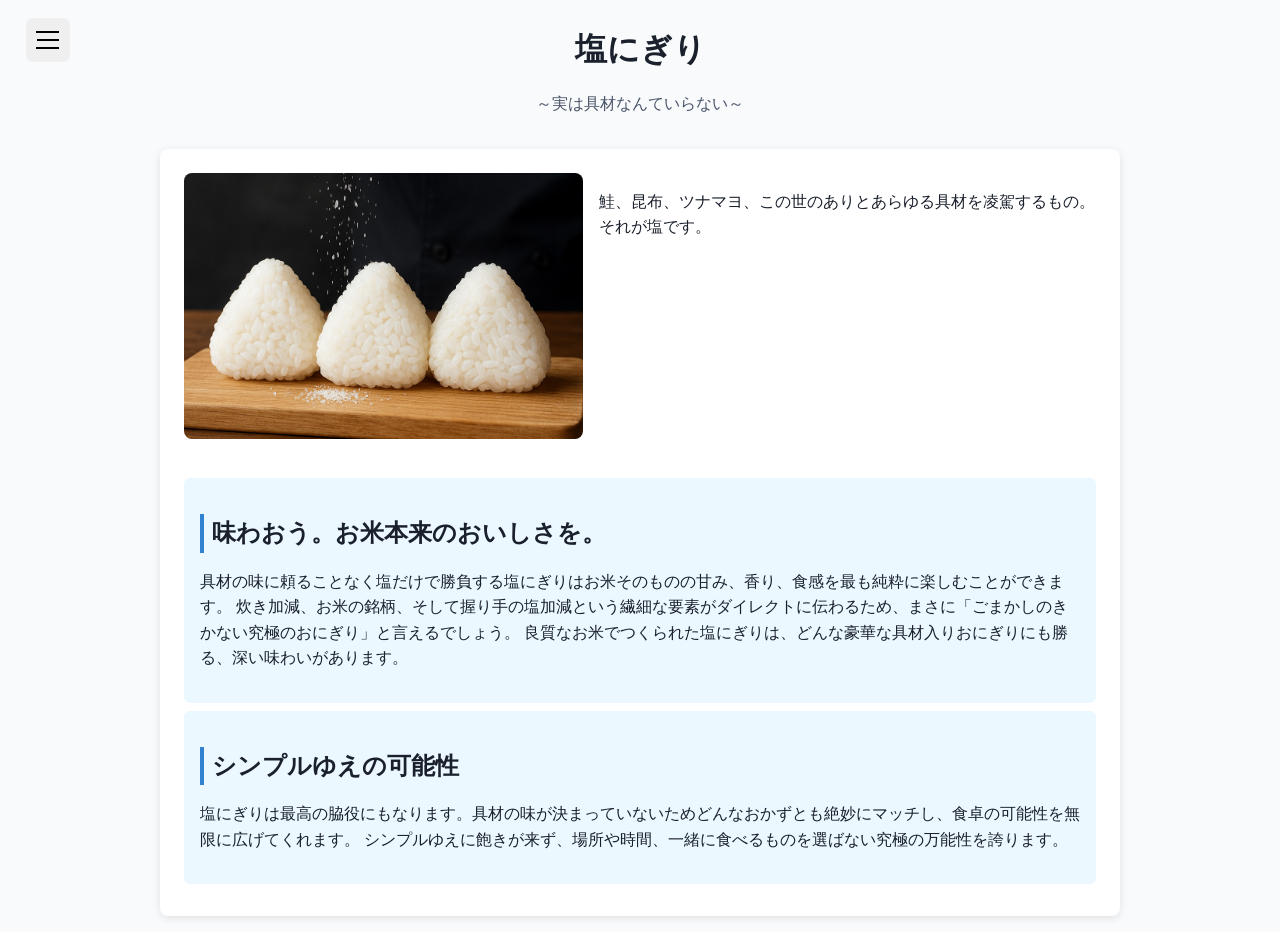
<file: salt.html>
<!DOCTYPE html>
<html lang="ja">
    <head>
        <meta charset="UTF-8" />
        <link rel="stylesheet" href="style.css" type="text/css" />
        <title>塩</title>
    </head>
    <body id="salt">
        <div class="container">
            <header class="site-header">
                <h1>塩にぎり</h1>
                <p>～実は具材なんていらない～</p>
            </header>
            <main class="content-card">
                <div class="card-flex-container">
                    <div class="card-image-wrapper">
                        <img
                            src="img/salt3.png"
                            alt="おにぎりに塩を振りかける画像"
                        />
                    </div>
                    <div class="card-text-content">
                        <p>
                            鮭、昆布、ツナマヨ、この世のありとあらゆる具材を凌駕するもの。それが塩です。
                        </p>
                    </div>
                </div>
                <section class="card-section-highlight type-item">
                    <h2 class="section-title">
                        味わおう。お米本来のおいしさを。
                    </h2>
                    <div class="section-text">
                        <p>
                            具材の味に頼ることなく塩だけで勝負する塩にぎりはお米そのものの甘み、香り、食感を最も純粋に楽しむことができます。
                            炊き加減、お米の銘柄、そして握り手の塩加減という繊細な要素がダイレクトに伝わるため、まさに「ごまかしのきかない究極のおにぎり」と言えるでしょう。
                            良質なお米でつくられた塩にぎりは、どんな豪華な具材入りおにぎりにも勝る、深い味わいがあります。
                        </p>
                    </div>
                </section>
                <section class="card-section-highlight type-item">
                    <h2 class="section-title">シンプルゆえの可能性</h2>
                    <div class="section-text">
                        <p>
                            塩にぎりは最高の脇役にもなります。具材の味が決まっていないためどんなおかずとも絶妙にマッチし、食卓の可能性を無限に広げてくれます。
                            シンプルゆえに飽きが来ず、場所や時間、一緒に食べるものを選ばない究極の万能性を誇ります。
                        </p>
                    </div>
                </section>
            </main>
        </div>
        <!-- モーダル -->
        <div id="modal-overlay" class="hidden"></div>
        <div id="modal-window" class="hidden">
            <button id="modal-close-btn">&times;</button>
            <div id="modal-content"></div>
        </div>

        <!-- メニュー -->
        <button id="burger">
            <span></span>
            <span></span>
            <span></span>
        </button>
        <nav id="menu">
            <ul>
                <li><a href="index.html">ホーム</a></li>
                <li><a href="salmon.html">鮭</a></li>
                <li><a href="salt.html">塩</a></li>
                <li><a href="tunamayo.html">ツナマヨ</a></li>
                <li><a href="kelp.html">昆布</a></li>
            </ul>
        </nav>

        <script src="app.js"></script>
    </body>
</html>
</file>
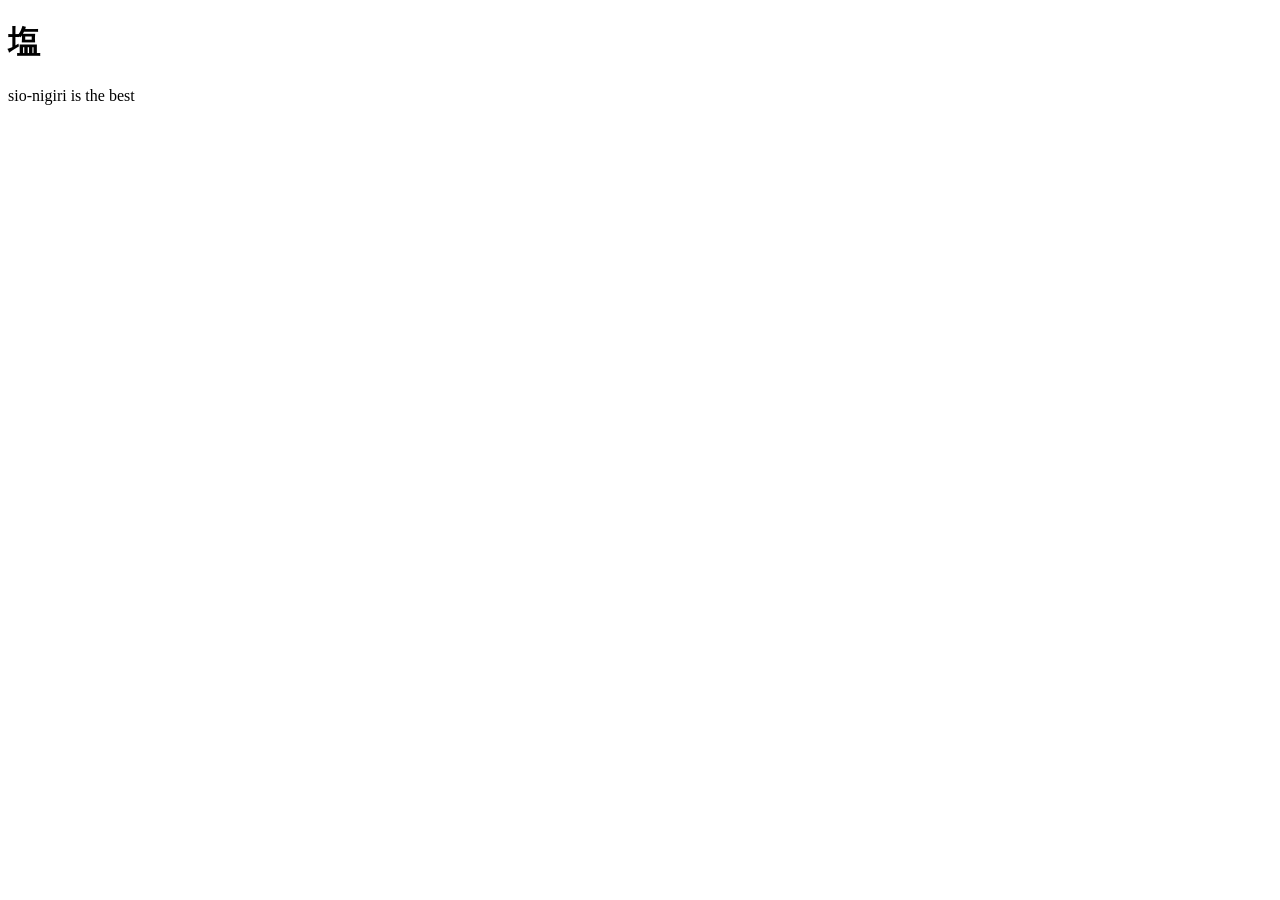
<file: sio.html>
<!DOCTYPE html>
<html lang="ja">
<head>
    <meta charset="UTF-8">
    <link rel="stylesheet" href="" type="text/css">
    <title>塩</title>
</head>
<body>
    <h1>塩</h1>
    <p>sio-nigiri is the best</p>
</body>
</html>
</file>
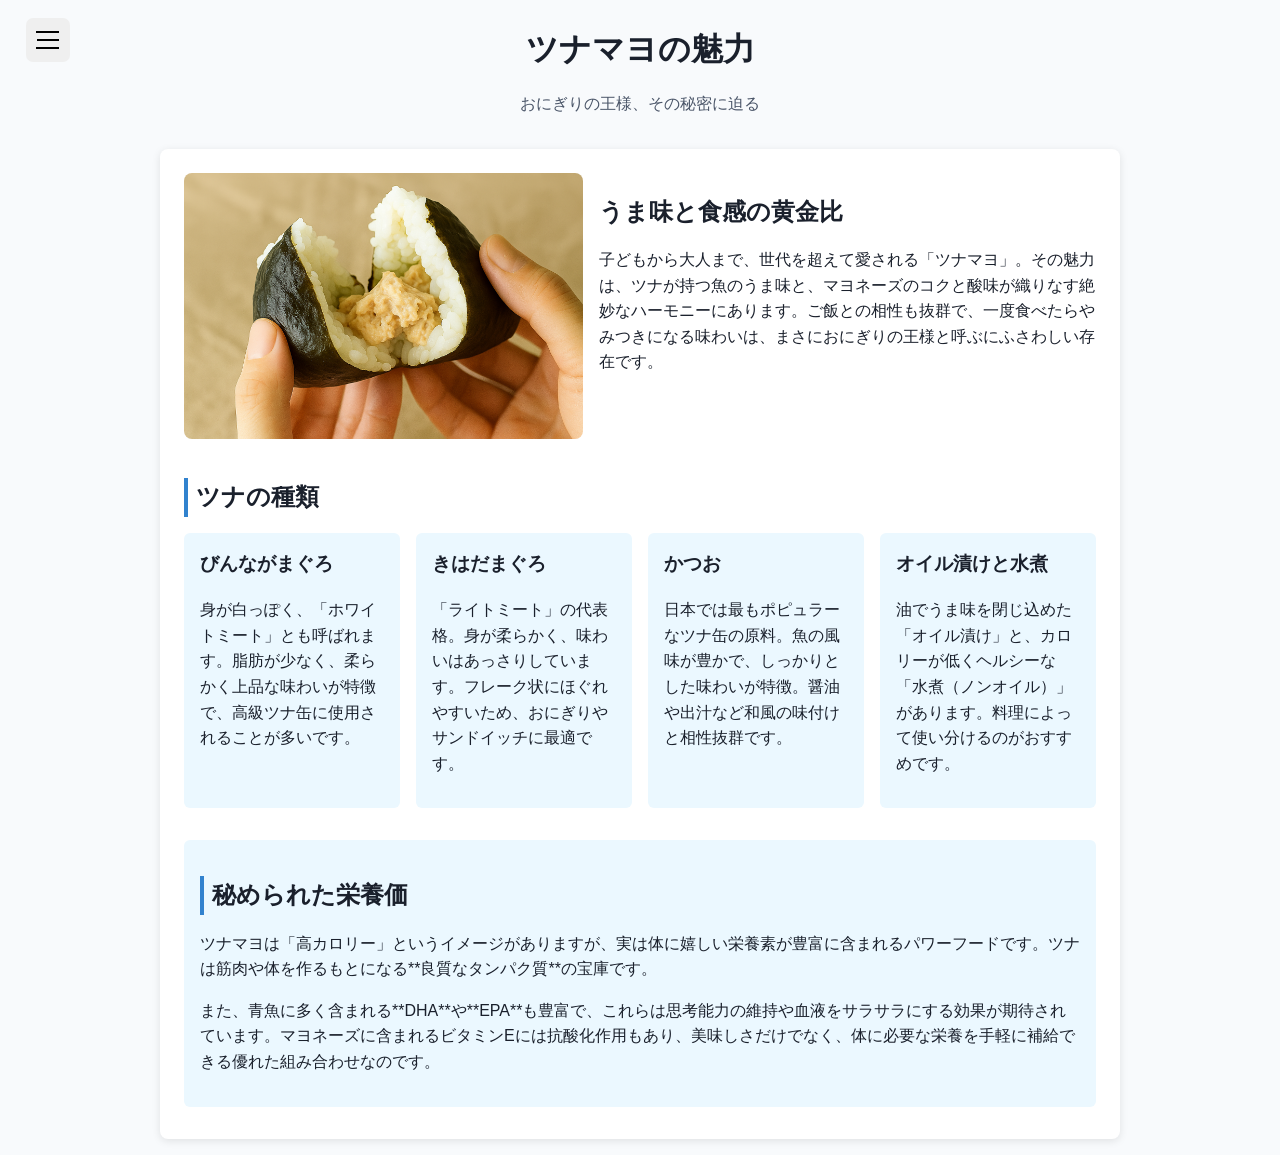
<file: tunamayo.html>
<!DOCTYPE html>
<html lang="ja">
    <head>
        <meta charset="UTF-8" />
        <meta name="viewport" content="width=device-width, initial-scale=1.0" />
        <title>ツナマヨの魅力</title>
        <link rel="stylesheet" type="text/css" href="style.css" />
        <link
            rel="stylesheet"
            href="https://cdnjs.cloudflare.com/ajax/libs/font-awesome/6.5.2/css/all.min.css"
        />
    </head>

    <body id="tunamayo">
        <button id="burger">
            <span></span>
            <span></span>
            <span></span>
        </button>

        <nav id="menu">
            <ul>
                <li><a href="index.html">ホーム</a></li>
                <li><a href="salmon.html">鮭</a></li>
                <li><a href="salt.html">塩</a></li>
                <li><a href="tunamayo.html">ツナマヨ</a></li>
                <li><a href="kelp.html">昆布</a></li>
            </ul>
        </nav>

        <div class="container">
            <header class="site-header">
                <h1>ツナマヨの魅力</h1>
                <p>おにぎりの王様、その秘密に迫る</p>
            </header>

            <main class="content-card">
                <div class="card-flex-container">
                    <div class="card-image-wrapper">
                        <img
                            src="img/tunamayo.png"
                            alt="ツナマヨおにぎりの写真"
                        />
                    </div>

                    <div class="card-text-content">
                        <h2>うま味と食感の黄金比</h2>
                        <p>
                            子どもから大人まで、世代を超えて愛される「ツナマヨ」。その魅力は、ツナが持つ魚のうま味と、マヨネーズのコクと酸味が織りなす絶妙なハーモニーにあります。ご飯との相性も抜群で、一度食べたらやみつきになる味わいは、まさにおにぎりの王様と呼ぶにふさわしい存在です。
                        </p>
                    </div>
                </div>
                <section class="card-section">
                    <h2 class="section-title">ツナの種類</h2>
                    <div class="type-grid">
                        <div class="type-item">
                            <h3>びんながまぐろ</h3>
                            <p>
                                身が白っぽく、「ホワイトミート」とも呼ばれます。脂肪が少なく、柔らかく上品な味わいが特徴で、高級ツナ缶に使用されることが多いです。
                            </p>
                        </div>
                        <div class="type-item">
                            <h3>きはだまぐろ</h3>
                            <p>
                                「ライトミート」の代表格。身が柔らかく、味わいはあっさりしています。フレーク状にほぐれやすいため、おにぎりやサンドイッチに最適です。
                            </p>
                        </div>
                        <div class="type-item">
                            <h3>かつお</h3>
                            <p>
                                日本では最もポピュラーなツナ缶の原料。魚の風味が豊かで、しっかりとした味わいが特徴。醤油や出汁など和風の味付けと相性抜群です。
                            </p>
                        </div>
                        <div class="type-item">
                            <h3>オイル漬けと水煮</h3>
                            <p>
                                油でうま味を閉じ込めた「オイル漬け」と、カロリーが低くヘルシーな「水煮（ノンオイル）」があります。料理によって使い分けるのがおすすめです。
                            </p>
                        </div>
                    </div>
                </section>
                <section class="card-section-highlight type-item">
                    <h2 class="section-title">秘められた栄養価</h2>
                    <div class="section-text">
                        <p>
                            ツナマヨは「高カロリー」というイメージがありますが、実は体に嬉しい栄養素が豊富に含まれるパワーフードです。ツナは筋肉や体を作るもとになる**良質なタンパク質**の宝庫です。
                        </p>
                        <p>
                            また、青魚に多く含まれる**DHA**や**EPA**も豊富で、これらは思考能力の維持や血液をサラサラにする効果が期待されています。マヨネーズに含まれるビタミンEには抗酸化作用もあり、美味しさだけでなく、体に必要な栄養を手軽に補給できる優れた組み合わせなのです。
                        </p>
                    </div>
                </section>
            </main>
        </div>
        <div id="modal-overlay" class="hidden"></div>
        <div id="modal-window" class="hidden">
            <button id="modal-close-btn">&times;</button>
            <div id="modal-content"></div>
        </div>

        <script>
            const burger = document.getElementById("burger");
            const menu = document.getElementById("menu");
            burger.addEventListener("click", () => {
                burger.classList.toggle("is-active");
                menu.classList.toggle("is-active");
            });
        </script>
        <script>
            // クリックされる要素（ツナの種類など）をすべて取得
            const openTriggers = document.querySelectorAll(".type-item");

            // モーダル関連の要素を取得
            const modal = document.getElementById("modal-window");
            const overlay = document.getElementById("modal-overlay");
            const closeBtn = document.getElementById("modal-close-btn");
            const modalContent = document.getElementById("modal-content");

            // ポップアップを開く関数
            const openModal = (e) => {
                // クリックされた要素の中身をコピーしてモーダルの内容とする
                modalContent.innerHTML = e.currentTarget.innerHTML;
                modal.classList.remove("hidden");
                overlay.classList.remove("hidden");
            };

            // ポップアップを閉じる関数
            const closeModal = () => {
                modal.classList.add("hidden");
                overlay.classList.add("hidden");
            };

            // 各トリガーにクリックイベントを追加
            openTriggers.forEach((trigger) => {
                trigger.addEventListener("click", openModal);
            });

            // 閉じるボタンと背景オーバーレイにクリックイベントを追加
            closeBtn.addEventListener("click", closeModal);
            overlay.addEventListener("click", closeModal);
        </script>
        <script>
            // ...
        </script>
    </body>
</html>
</file>
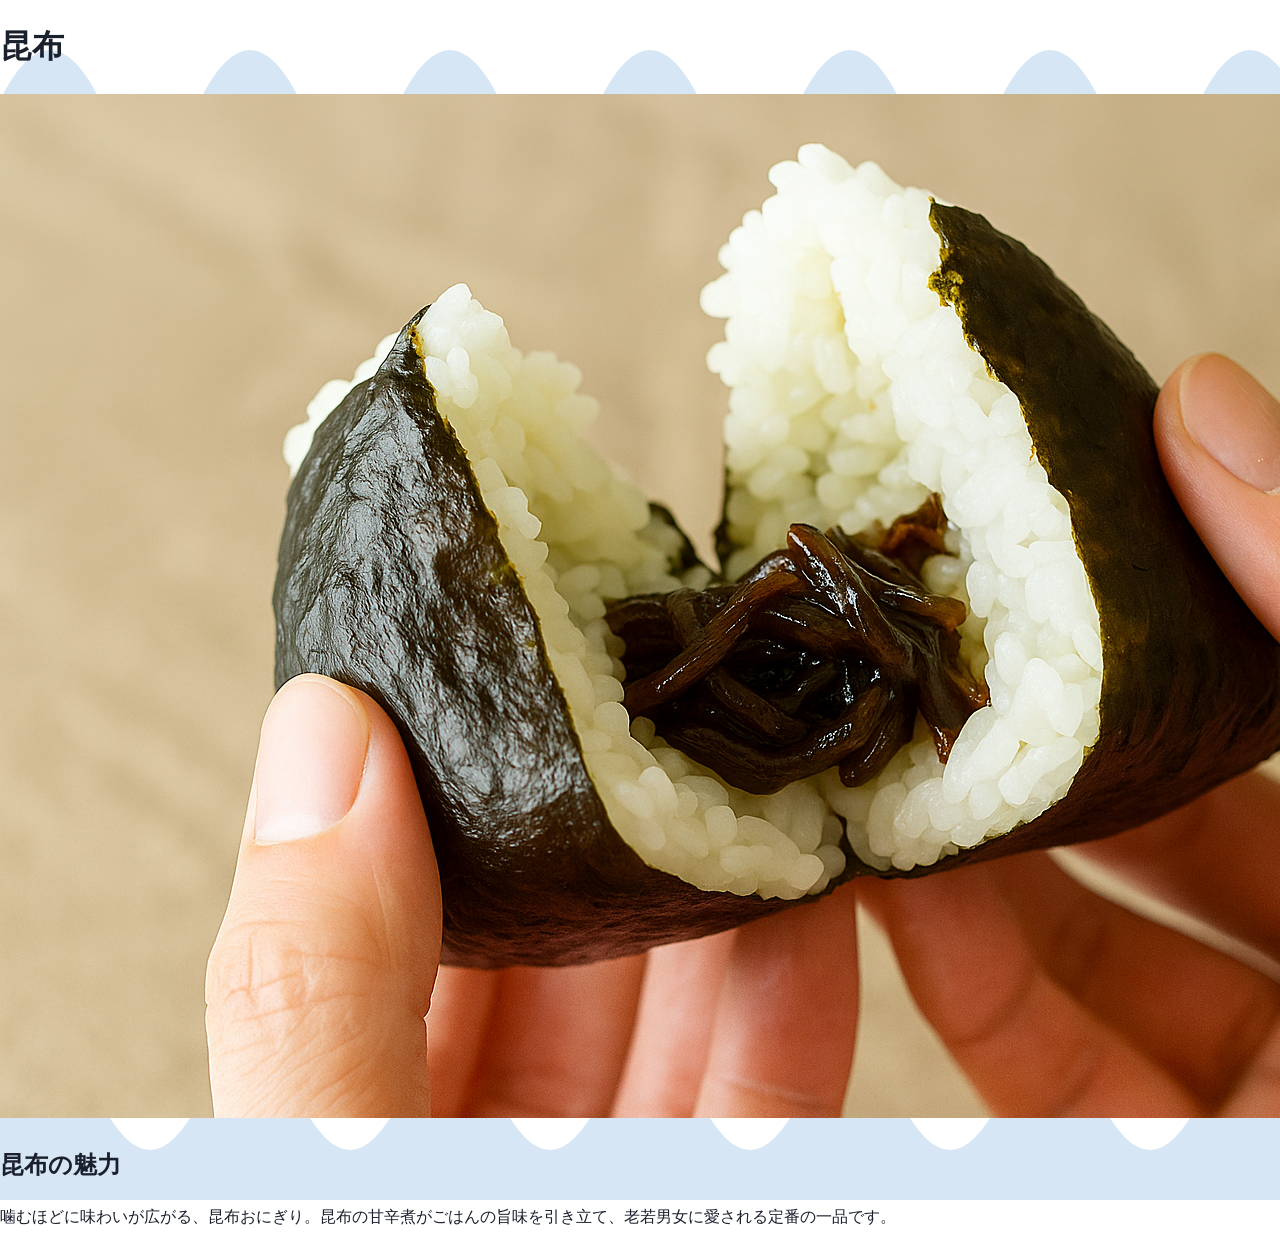
<file: html/kelp.html>
<!DOCTYPE html>
<html lang="ja">

<head>
    <meta charset="UTF-8">
    <link rel="stylesheet" type="text/css" href="../css/kelp.css">
    <title>Kelp</title>
</head>

<body>
    <h1>昆布</h1>
    <!--画像をつける-->
    <img src="../img\kelp_onigiri.png" alt="昆布のおにぎり">
    <h2>昆布の魅力</h2>
    <p>噛むほどに味わいが広がる、昆布おにぎり。昆布の甘辛煮がごはんの旨味を引き立て、老若男女に愛される定番の一品です。
    </p>

    <!--それぞれの具の写真とサイトへのリンクを貼る-->
</body>

</html>
</file>
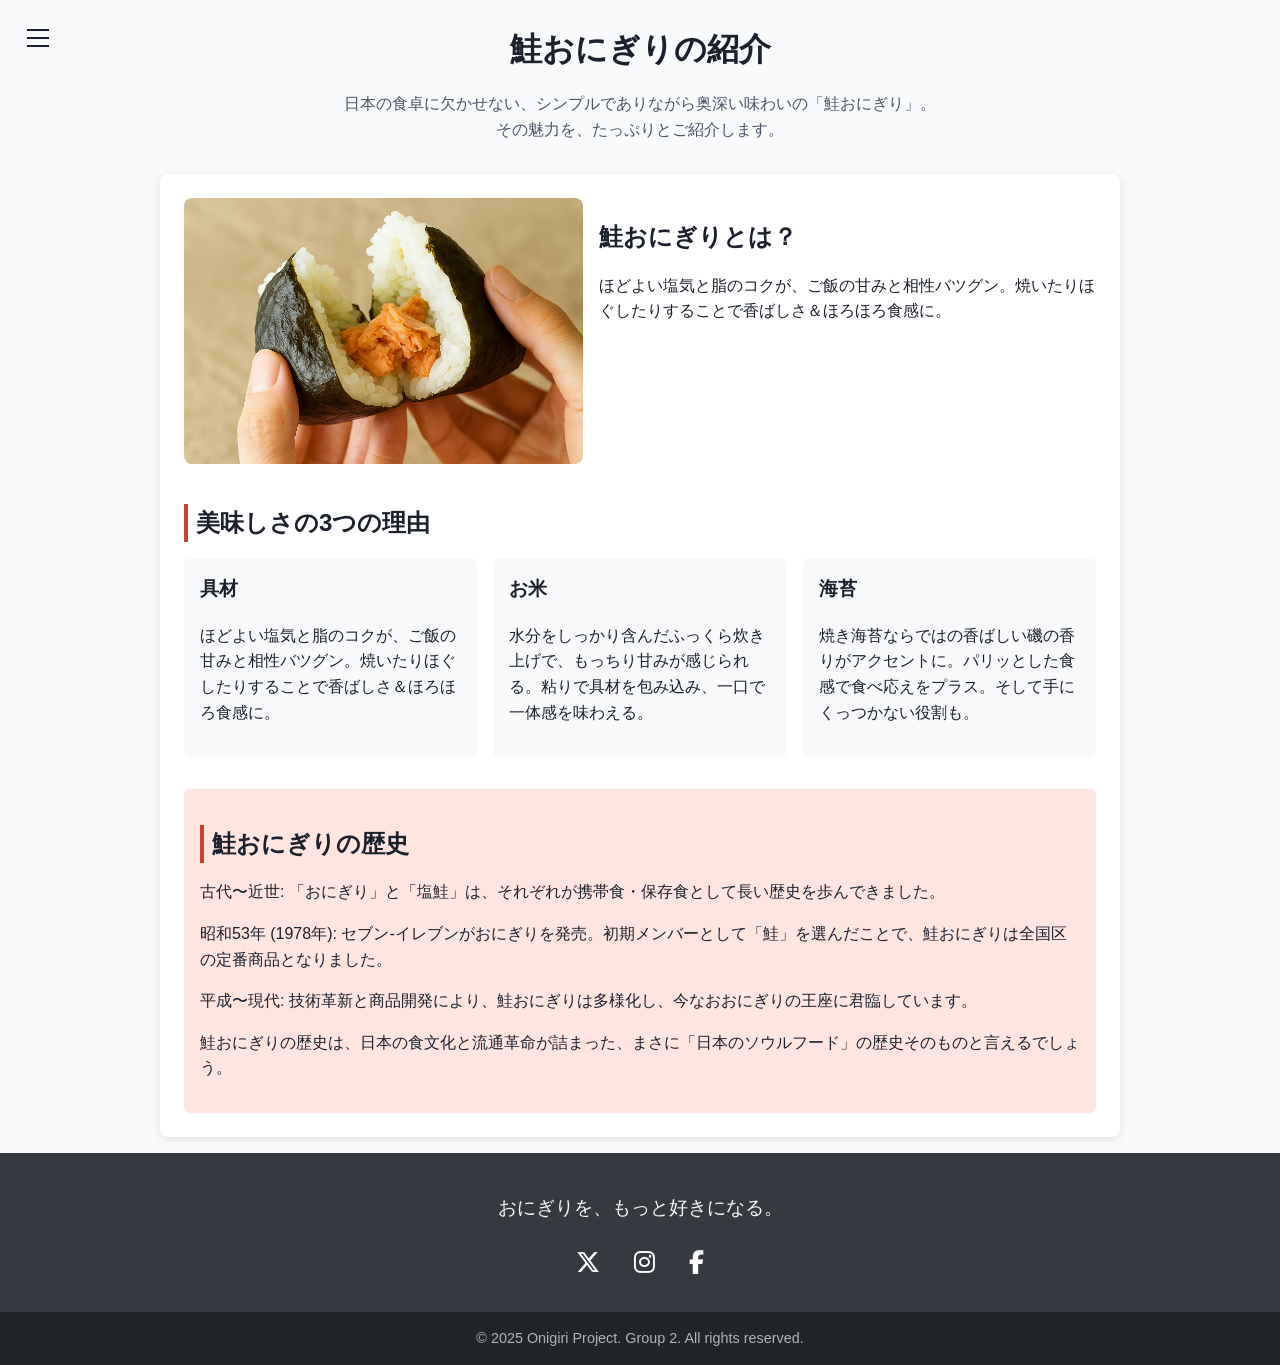
<file: salmon/tentative.html>
<!DOCTYPE html>
<html lang="ja">
<head>
    <meta charset="UTF-8">
    <meta name="viewport" content="width=device-width, initial-scale=1.0">
    <title>鮭おにぎりの紹介</title>
    <link rel="stylesheet" href="tentative.css">
    <link rel="stylesheet" href="https://cdnjs.cloudflare.com/ajax/libs/font-awesome/6.5.2/css/all.min.css">
</head>
<body>
    <!-- ハンバーガーメニュー -->
    <button id="burger" aria-label="メニューを開く">
        <span></span>
        <span></span>
        <span></span>
    </button>
    <nav id="menu">
        <ul>
            <li><a href="index.html">ホーム</a></li>
            <li><a href="salmon.html">鮭おにぎり</a></li>
            <li><a href="kelp.html">昆布おにぎり</a></li>
        </ul>
    </nav>

    <div class="container">
        <header class="site-header">
            <h1>鮭おにぎりの紹介</h1>
            <p>日本の食卓に欠かせない、シンプルでありながら奥深い味わいの「鮭おにぎり」。<br>
            その魅力を、たっぷりとご紹介します。</p>
        </header>

        <main>
            <div class="content-card">
                <div class="card-flex-container">
                    <div class="card-image-wrapper">
                        <img src="salmon_image.png" alt="鮭おにぎりの写真" class="main-image">
                    </div>
                    <div class="card-text-content">
                        <h2>鮭おにぎりとは？</h2>
                        <p>ほどよい塩気と脂のコクが、ご飯の甘みと相性バツグン。焼いたりほぐしたりすることで香ばしさ＆ほろほろ食感に。</p>
                    </div>
                </div>

                <section class="card-section">
                    <h2 class="section-title">美味しさの3つの理由</h2>
                    <div class="type-grid">
                        <div class="type-item">
                            <h3>具材</h3>
                            <p>ほどよい塩気と脂のコクが、ご飯の甘みと相性バツグン。焼いたりほぐしたりすることで香ばしさ＆ほろほろ食感に。</p>
                        </div>
                        <div class="type-item">
                            <h3>お米</h3>
                            <p>水分をしっかり含んだふっくら炊き上げで、もっちり甘みが感じられる。粘りで具材を包み込み、一口で一体感を味わえる。</p>
                        </div>
                        <div class="type-item">
                            <h3>海苔</h3>
                            <p>焼き海苔ならではの香ばしい磯の香りがアクセントに。パリッとした食感で食べ応えをプラス。そして手にくっつかない役割も。</p>
                        </div>
                    </div>
                </section>

                <section class="card-section-highlight">
                    <h2 class="section-title">鮭おにぎりの歴史</h2>
                    <div class="nutrition-content">
                        <p>古代〜近世: 「おにぎり」と「塩鮭」は、それぞれが携帯食・保存食として長い歴史を歩んできました。</p>
                        <p>昭和53年 (1978年): セブン-イレブンがおにぎりを発売。初期メンバーとして「鮭」を選んだことで、鮭おにぎりは全国区の定番商品となりました。</p>
                        <p>平成〜現代: 技術革新と商品開発により、鮭おにぎりは多様化し、今なおおにぎりの王座に君臨しています。</p>
                        <p>鮭おにぎりの歴史は、日本の食文化と流通革命が詰まった、まさに「日本のソウルフード」の歴史そのものと言えるでしょう。</p>
                    </div>
                </section>
            </div>
        </main>
    </div>

    <footer>
        <div class="footer-content">
            <p>おにぎりを、もっと好きになる。</p>
            <div class="social-links">
                <a href="#" aria-label="X"><i class="fab fa-x-twitter"></i></a>
                <a href="#" aria-label="Instagram"><i class="fab fa-instagram"></i></a>
                <a href="#" aria-label="Facebook"><i class="fab fa-facebook-f"></i></a>
            </div>
        </div>
        <div class="footer-bottom">
            <p>&copy; 2025 Onigiri Project. Group 2. All rights reserved.</p>
        </div>
    </footer>


    <script>
        // ハンバーガーメニューの動作
        const burger = document.getElementById('burger');
        const menu = document.getElementById('menu');
        burger.addEventListener('click', () => {
            burger.classList.toggle('is-active');
            menu.classList.toggle('is-active');
        });
    </script>
</body>
</html>
</file>
<file: css/index.css>
body {
    margin: 0;
    padding: 0;
}

.top {
    width: 100%;
    height: 900px;
    position: relative;
    overflow: hidden;
}

.top img {
    width: 100%;
    height: 100%;
    object-fit: cover;
}

.top h1 {
    position: absolute;
    top: 5%;
    right: 10%;
    font-size: 80px;
}

.container {
    background-color: aliceblue;
    display: flex;
    flex-flow: column;
    text-align: center;
    padding: 30px;
}

.block {
    display: grid;
    grid-template-columns: repeat(3, 1fr);
    gap: 16px;
}

.card {
    position: relative;
    background-color: #fff;
    margin-top: 20px;
    padding: 10px;
    border-radius: 5px;
}

.card h4 {
    padding-top: 9px;
}

.card img {
    width: 60px;
    height: 60px;
    background-color: #fff;
    border-radius: 50%;
    object-fit: cover;
    position: absolute;
    left: 50%;
    transform: translate(-50%, -60%);
}

.link_block {
    text-align: center;
    background-color: aliceblue;
}

.link_block h2 {
    padding-top: 10px;
}

.link_card {
    display: flex;
}

.link_card a {
    display: block;
    text-decoration: none;
    color: #fff;
    background-size: cover;
    background-position: center;
    flex: 1;
    text-align: center;
    padding: 250px 0;
    border: #bbb solid 1px;
}

.link_card a:hover {
    cursor: pointer;
}

#salmon {
    background-image: linear-gradient(rgba(0, 0, 0, 0.5), rgba(0, 0, 0, 0.5)),
        url("../salmon/salmon_image.png");
}

#salt {
    background-image: linear-gradient(rgba(0, 0, 0, 0.5), rgba(0, 0, 0, 0.5)),
        url("../img/salt.png");
}

#tunamayo {
    background-image: linear-gradient(rgba(0, 0, 0, 0.5), rgba(0, 0, 0, 0.5)),
        url("../img/tunamayo.png");
}

#kelp {
    background-image: linear-gradient(rgba(0, 0, 0, 0.5), rgba(0, 0, 0, 0.5)),
        url("../img/kelp_onigiri.png");
}

/* ハンバーガーボタンのスタイル */
#burger {
    display: grid;
    position: fixed;
    border-radius: 7px;
    top: 2%;
    left: 2%;
    z-index: 200;
    place-items: center;
    width: 44px;
    aspect-ratio: 1;
    border: none;
    z-index: 200;
}

/* ボタンにカーソルを合わせた時のスタイル */
#burger:hover {
    background-color: #ccc;
    cursor: pointer;
}

/* ボタン内の横線作成 */
#burger span {
    display: block;
    background-color: #000;
    width: 70%;
    height: 2px;
    grid-area: 1 / 1 / -1 / -1;
}
#burger span:nth-child(1) {
    transition: opacity 0.4s ease;
}

#burger span:nth-child(2) {
    translate: 0 -0.5rem;
}
#burger span:nth-child(3) {
    translate: 0 0.5rem;
}
#burger span:nth-child(2),
#burger span:nth-child(3) {
    transition: rotate 0.4s ease, translate 0.4s ease;
}

/* ボタンが押された時のアニメーション */
#burger.is-active span:nth-child(1) {
    opacity: 0;
}
#burger.is-active span:nth-child(2) {
    rotate: 45deg;
    translate: 0 0;
}
#burger.is-active span:nth-child(3) {
    rotate: -45deg;
    translate: 0 0;
}

/* メニュー画面 */
#menu {
    position: fixed;
    display: flex;
    align-items: center;
    justify-content: center;
    overflow-y: auto;
    z-index: 150;
    top: 0px;
    width: 100%;
    height: 100vh;
    background-color: rgba(51, 51, 51, 0.95);
    transform: translateY(-100%); /* ボタンが押されていないときは画面外に表示 */
    transition: transform 0.5s ease;
}

#menu.is-active {
    transform: translateY(0);
}

#menu ul {
    list-style: none;
    text-align: center;
    margin: 0;
    padding: 0;
}

#menu a {
    display: inline-block;
    padding: 10px 20px;
    text-decoration: 0;
    color: #fff;
    margin: 10px 0;
    font-size: 25px;
}

#menu a:hover {
    color: red;
    text-decoration: underline;
    text-underline-offset: 8px;
}
</file>
<file: css/home.css>
h1 {
    text-align: center;
}
</file>
<file: style.css>
/* 各ページの装飾に使う色を指定 */
#kelp {
    --border-color: #3182ce;
    --background-color: #ebf8ff;
}
#salt {
    --border-color: #3182ce;
    --background-color: #ebf8ff;
}
#salmon {
    --border-color: #c44536;
    --background-color: #ffe5e0;
}
#tunamayo {
    --border-color: #3182ce;
    --background-color: #ebf8ff;
}

body {
    font-family: "Noto Sans JP", sans-serif;
    margin: 0;
    padding: 0;
    background-color: #f8fafc;
    color: #1a202c;
    line-height: 1.6;
}

.container {
    max-width: 960px;
    margin: 0 auto;
    padding: 1rem;
}

.site-header {
    text-align: center;
    margin-bottom: 2rem;
}

.site-header h1 {
    font-size: 2rem;
    margin: 0.5rem 0;
}

.site-header p {
    color: #4a5568;
}

.content-card {
    background-color: #ffffff;
    border-radius: 8px;
    padding: 1.5rem;
    box-shadow: 0 2px 8px rgba(0, 0, 0, 0.1);
}

.card-flex-container {
    display: flex;
    flex-wrap: wrap;
    gap: 1rem;
    margin-bottom: 2rem;
}

.card-image-wrapper {
    flex: 1 1 300px;
}

.card-image-wrapper img {
    width: 100%;
    border-radius: 8px;
}

.card-text-content {
    flex: 2 1 300px;
}

.card-text-content h2 {
    font-size: 1.5rem;
    margin-bottom: 0.5rem;
}

.card-section {
    margin-bottom: 2rem;
}

.section-title {
    font-size: 1.5rem;
    border-left: 4px solid var(--border-color);
    padding-left: 0.5rem;
    margin-bottom: 1rem;
}

.type-grid {
    display: grid;
    grid-template-columns: repeat(auto-fit, minmax(200px, 1fr));
    gap: 1rem;
}

.type-item {
    background-color: var(--background-color);
    padding: 1rem;
    border-radius: 6px;
    cursor: zoom-in;
    transition: transform 0.2s ease;
}

.type-item:hover {
    transform: scale(1.03);
}

.type-item h3 {
    margin-top: 0;
}

.card-section-highlight {
    background-color: var(--background-color);
    padding: 1rem;
    border-radius: 6px;
    margin-bottom: 0.5rem;
}

.section-text p {
    margin-bottom: 1rem;
}

.site-footer {
}

.hidden {
    display: none;
}

#modal-overlay {
    position: fixed;
    top: 0;
    left: 0;
    width: 100%;
    height: 100%;
    background-color: rgba(0, 0, 0, 0.6);
    z-index: 300;
}

#modal-window {
    position: fixed;
    top: 50%;
    left: 50%;
    transform: translate(-50%, -50%);
    background-color: #fff;
    padding: 2rem;
    border-radius: 8px;
    box-shadow: 0 4px 15px rgba(0, 0, 0, 0.2);
    z-index: 400;
    width: 90%;
    max-width: 500px;
}

#modal-close-btn {
    position: absolute;
    top: 0.5rem;
    right: 0.75rem;
    font-size: 2rem;
    border: none;
    background: transparent;
    cursor: pointer;
    color: #888;
}
#modal-close-btn:hover {
    color: #000;
}

/* ハンバーガーボタンのスタイル */
#burger {
    display: grid;
    position: fixed;
    border-radius: 7px;
    top: 2%;
    left: 2%;
    z-index: 200;
    place-items: center;
    width: 44px;
    aspect-ratio: 1;
    border: none;
    z-index: 200;
}

/* ボタンにカーソルを合わせた時のスタイル */
#burger:hover {
    background-color: #ccc;
    cursor: pointer;
}

/* ボタン内の横線作成 */
#burger span {
    display: block;
    background-color: #000;
    width: 70%;
    height: 2px;
    grid-area: 1 / 1 / -1 / -1;
}
#burger span:nth-child(1) {
    transition: opacity 0.4s ease;
}

#burger span:nth-child(2) {
    translate: 0 -0.5rem;
}
#burger span:nth-child(3) {
    translate: 0 0.5rem;
}
#burger span:nth-child(2),
#burger span:nth-child(3) {
    transition: rotate 0.4s ease, translate 0.4s ease;
}

/* ボタンが押された時のアニメーション */
#burger.is-active span:nth-child(1) {
    opacity: 0;
}
#burger.is-active span:nth-child(2) {
    rotate: 45deg;
    translate: 0 0;
}
#burger.is-active span:nth-child(3) {
    rotate: -45deg;
    translate: 0 0;
}

/* メニュー画面 */
#menu {
    position: fixed;
    display: flex;
    align-items: center;
    justify-content: center;
    overflow-y: auto;
    z-index: 150;
    top: 0px;
    width: 100%;
    height: 100vh;
    background-color: rgba(51, 51, 51, 0.95);
    transform: translateY(-100%); /* ボタンが押されていないときは画面外に表示 */
    transition: transform 0.5s ease;
}

#menu.is-active {
    transform: translateY(0);
}

#menu ul {
    list-style: none;
    text-align: center;
    margin: 0;
    padding: 0;
}

#menu a {
    display: inline-block;
    padding: 10px 20px;
    text-decoration: 0;
    color: #fff;
    margin: 10px 0;
    font-size: 25px;
}

#menu a:hover {
    color: red;
    text-decoration: underline;
    text-underline-offset: 8px;
}
</file>
<file: css/kelp.css>
/* 共通設定 */
body {
    font-family: 'Noto Sans JP', sans-serif;
    margin: 0;
    padding: 0;
    background-color: #f8fafc;
    color: #1a202c;
    line-height: 1.6;
}

.container {
    max-width: 960px;
    margin: 0 auto;
    padding: 1rem;
}

/* ヘッダー */
.site-header {
    text-align: center;
    margin-bottom: 2rem;
}

.site-header h1 {
    font-size: 2rem;
    margin: 0.5rem 0;
}

.site-header p {
    color: #4a5568;
}

/* コンテンツカード全体 */
.content-card {
    background-color: #ffffff;
    border-radius: 8px;
    padding: 1.5rem;
    box-shadow: 0 2px 8px rgba(0, 0, 0, 0.1);
}

/* 上段セクション */
.card-flex-container {
    display: flex;
    flex-wrap: wrap;
    gap: 1rem;
    margin-bottom: 2rem;
}

.card-image-wrapper {
    flex: 1 1 300px;
}

.card-image-wrapper img {
    width: 100%;
    border-radius: 8px;
}

.card-text-content {
    flex: 2 1 300px;
}

.card-text-content h2 {
    font-size: 1.5rem;
    margin-bottom: 0.5rem;
}

/* 種類セクション */
.card-section {
    margin-bottom: 2rem;
}

.section-title {
    font-size: 1.5rem;
    border-left: 4px solid #3182ce;
    padding-left: 0.5rem;
    margin-bottom: 1rem;
}

.type-grid {
    display: grid;
    grid-template-columns: repeat(auto-fit, minmax(200px, 1fr));
    gap: 1rem;
}

.type-item {
    background-color: #edf2f7;
    padding: 1rem;
    border-radius: 6px;
}

.type-item h3 {
    margin-top: 0;
}

/* 栄養セクション */
.card-section-highlight {
    background-color: #ebf8ff;
    padding: 1rem;
    border-radius: 6px;
}

.nutrition-content p {
    margin-bottom: 1rem;
}

/* フッター */
.site-footer {
    text-align: center;
    font-size: 0.9rem;
    color: #718096;
    margin-top: 2rem;
}

/* ハンバーガーボタンのスタイル */
#burger {
    display: grid;
    position: fixed;
    top: 1rem;
    left: 1rem;
    width: 44px;
    aspect-ratio: 1;
    place-items: center;
    border: none;
    border-radius: 6px;
    background: transparent;
    z-index: 200;
}

#burger:hover {
    background-color: rgba(0, 0, 0, 0.1);
    cursor: pointer;
}

#burger span {
    display: block;
    background-color: #1a202c;
    width: 70%;
    height: 2px;
    grid-area: 1 / 1 / -1 / -1;
}

#burger span:nth-child(1) {
    transition: opacity 0.4s ease;
}

#burger span:nth-child(2) {
    translate: 0 -0.5rem;
}

#burger span:nth-child(3) {
    translate: 0 0.5rem;
}

#burger span:nth-child(2),
#burger span:nth-child(3) {
    transition: rotate 0.4s ease, translate 0.4s ease;
}

/* ボタンがアクティブな状態（Xマークになる） */
#burger.is-active span:nth-child(1) {
    opacity: 0;
}

#burger.is-active span:nth-child(2) {
    rotate: 45deg;
    translate: 0 0;
}

#burger.is-active span:nth-child(3) {
    rotate: -45deg;
    translate: 0 0;
}

#menu {
    position: fixed;
    top: 0;
    left: 0;
    width: 100%;
    height: 100vh;
    background-color: rgba(26, 32, 44, 0.95);
    display: flex;
    align-items: center;
    justify-content: center;
    overflow-y: auto;
    transform: translateY(-100%);
    transition: transform 0.5s ease;
    z-index: 150;
}

#menu.is-active {
    transform: translateY(0);
}

#menu ul {
    list-style: none;
    margin: 0;
    padding: 0;
    text-align: center;
}

#menu li {
    margin: 1rem 0;
}

#menu a {
    color: #fff;
    text-decoration: none;
    font-size: 1.8rem;
    padding: 0.5rem 1rem;
    display: inline-block;
}

#menu a:hover {
    color: #3182ce;
    text-decoration: underline;
    text-underline-offset: 6px;
}

.card-image-wrapper img {
    opacity: 0;
    transform: translateY(20px);
    transition: opacity 1s ease, transform 1s ease;
}

.card-image-wrapper img.fade-in {
    opacity: 1;
    transform: translateY(0);
}

.content-card,
.type-item,
.card-section-highlight {
    transition: box-shadow 0.3s ease, transform 0.3s ease;
}

.content-card:hover,
.type-item:hover,
.card-section-highlight:hover {
    box-shadow: 0 6px 20px rgba(0, 0, 0, 0.15);
    transform: translateY(-4px);
}

#card-modal {
    backdrop-filter: blur(2px);
}

body {
    background: url('data:image/svg+xml;utf8,<svg xmlns="http://www.w3.org/2000/svg" width="100" height="100" fill="rgba(49,130,206,0.2)"><path d="M0 50 Q25 0 50 50 T100 50 V100 H0 Z"/></svg>') repeat;
    background-size: 200px 200px;
}
</file>
<file: salmon/tentative.css>
/* kelp.cssの構成に合わせたスタイル */

body {
    font-family: 'Noto Sans JP', sans-serif;
    margin: 0;
    padding: 0;
    background-color: #f8fafc;
    color: #1a202c;
    line-height: 1.6;
}

.container {
    max-width: 960px;
    margin: 0 auto;
    padding: 1rem;
}

.site-header {
    text-align: center;
    margin-bottom: 2rem;
}

.site-header h1 {
    font-size: 2rem;
    margin: 0.5rem 0;
}

.site-header p {
    color: #4a5568;
}

.content-card {
    background-color: #ffffff;
    border-radius: 8px;
    padding: 1.5rem;
    box-shadow: 0 2px 8px rgba(0, 0, 0, 0.1);
}

.card-flex-container {
    display: flex;
    flex-wrap: wrap;
    gap: 1rem;
    margin-bottom: 2rem;
}

.card-image-wrapper {
    flex: 1 1 300px;
}

.card-image-wrapper img {
    width: 100%;
    border-radius: 8px;
    transition: transform 0.3s cubic-bezier(.4,2,.6,1), box-shadow 0.3s;
}

/* 画像ホバー時の浮かび上がり効果 */
.card-image-wrapper img:hover {
    transform: scale(1.03);
    box-shadow: 0 8px 24px rgba(0,0,0,0.18);
}

.card-text-content {
    flex: 2 1 300px;
}

.card-text-content h2 {
    font-size: 1.5rem;
    margin-bottom: 0.5rem;
}

.card-section {
    margin-bottom: 2rem;
}

.section-title {
    font-size: 1.5rem;
    border-left: 4px solid #c44536;
    padding-left: 0.5rem;
    margin-bottom: 1rem;
}

.type-grid {
    display: grid;
    grid-template-columns: repeat(auto-fit, minmax(200px, 1fr));
    gap: 1rem;
}

.type-item {
    background-color: #f8f9fa;
    padding: 1rem;
    border-radius: 6px;
}

.type-item h3 {
    margin-top: 0;
}

.card-section-highlight {
    background-color: #ffe5e0;
    padding: 1rem;
    border-radius: 6px;
}

.nutrition-content p {
    margin-bottom: 1rem;
}

.social-links a {
    color: #c44536;
    font-size: 1.5rem;
    margin: 0 15px;
    transition: color 0.3s ease;
}

.social-links a:hover {
    color: #f9a826;
    text-decoration: underline;
    text-underline-offset: 6px;
}

/* ハンバーガーメニュー */
#burger {
    display: grid;
    position: fixed;
    top: 1rem;
    left: 1rem;
    width: 44px;
    aspect-ratio: 1;
    place-items: center;
    border: none;
    border-radius: 6px;
    background: transparent;
    z-index: 200;
}

#burger:hover {
    background-color: rgba(0, 0, 0, 0.1);
    cursor: pointer;
}

#burger span {
    display: block;
    background-color: #1a202c; /* kelp.cssと同じ濃いグレー */
    width: 70%;
    height: 2px;
    grid-area: 1 / 1 / -1 / -1;
    transition: background-color 0.3s;
}

#burger span:nth-child(1) {
    transition: opacity 0.4s ease;
}

#burger span:nth-child(2) {
    translate: 0 -0.5rem;
}

#burger span:nth-child(3) {
    translate: 0 0.5rem;
}

#burger span:nth-child(2),
#burger span:nth-child(3) {
    transition: rotate 0.4s ease, translate 0.4s ease;
}

#burger.is-active span:nth-child(1) {
    opacity: 0;
}

#burger.is-active span:nth-child(2) {
    rotate: 45deg;
    translate: 0 0;
}

#burger.is-active span:nth-child(3) {
    rotate: -45deg;
    translate: 0 0;
}

#menu {
    position: fixed;
    top: 0;
    left: 0;
    width: 100%;
    height: 100vh;
    background-color: rgba(26, 32, 44, 0.95);
    display: flex;
    align-items: center;
    justify-content: center;
    overflow-y: auto;
    transform: translateY(-100%);
    transition: transform 0.5s ease;
    z-index: 150;
}

#menu.is-active {
    transform: translateY(0);
}

#menu ul {
    list-style: none;
    margin: 0;
    padding: 0;
    text-align: center;
}

#menu li {
    margin: 1rem 0;
}

#menu a {
    color: #fff;
    text-decoration: none;
    font-size: 1.8rem;
    padding: 0.5rem 1rem;
    display: inline-block;
}

#menu a:hover {
    color: #c44536;
    text-decoration: underline;
    text-underline-offset: 6px;
}


footer {
    background-color: #343a40;
    color: #f8f9fa;
    padding-top: 40px;
    text-align: center;
}

.footer-content {
    max-width: 1200px;
    margin: 0 auto;
    padding: 0 20px;
}

.footer-content p {
    font-size: 1.2rem;
    margin: 0 0 20px;
}

.social-links a {
    color: white;
    font-size: 1.5rem;
    margin: 0 15px;
    transition: color 0.3s ease;
}

.social-links a:hover {
    color: #f9a826;
}

.footer-bottom {
    background-color: #212529;
    padding: 15px 0;
    margin-top: 30px;
    font-size: 0.9rem;
    color: #adb5bd;
}

.footer-bottom p {
    margin: 0;
}
</file>
